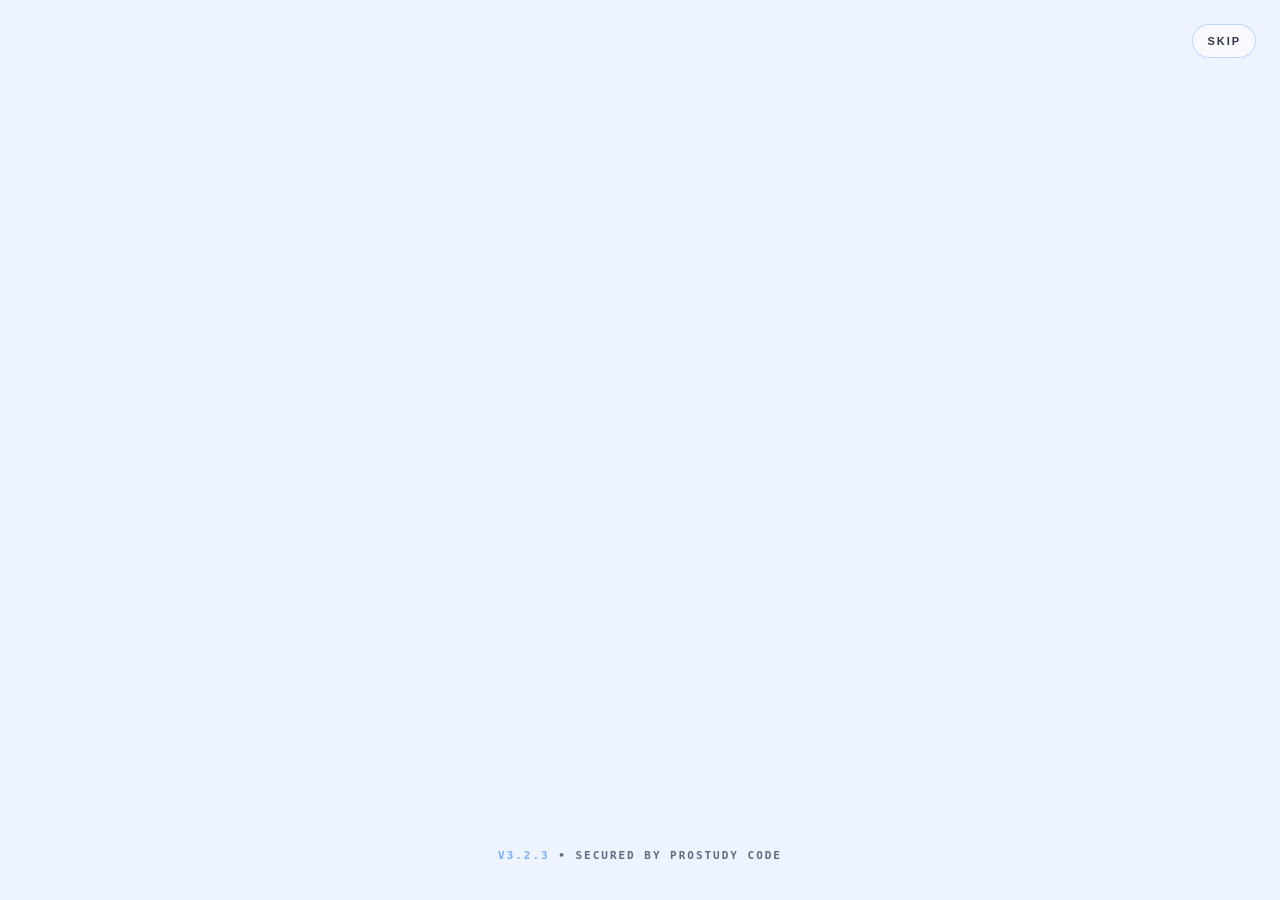
<file: index.html>
<!DOCTYPE html>
<html lang="en">
<head>
<meta charset="UTF-8">
<meta name="viewport" content="width=device-width, initial-scale=1.0, maximum-scale=1.0, user-scalable=no">
<meta name="description" content="ProStudy is an independently maintained school website for classmates, sharing announcements, assignments, notes, files, schedules, exam questions, answers, and revision quizzes.">
<meta name="keywords" content="ProStudy, student resources, school announcements, homework, revision quizzes">
<meta name="author" content="Mohammed Hassan Nuri">
<meta property="og:title" content="ProStudy - Student Resources">
<meta property="og:description" content="School announcements, assignments, notes, schedules, exam resources, and revision quizzes for ProStudy students.">
<meta property="og:image" content="https://hassan4082827.github.io/ProStudy/assets/main.png">
<meta property="og:url" content="https://hassan4082827.github.io/ProStudy/">
<meta property="og:type" content="website">
<meta name="twitter:card" content="summary_large_image">
<meta name="twitter:title" content="ProStudy - Student Resources">
<meta name="twitter:description" content="School announcements, assignments, notes, schedules, exam resources, and revision quizzes for ProStudy students.">
<meta name="twitter:image" content="https://hassan4082827.github.io/ProStudy/assets/main.png">
<title>ProStudy - Student Resources</title>
<link rel="icon" type="image/x-icon" href="assets/favicon.ico">
<link rel="apple-touch-icon" href="assets/apple-touch-icon.png">
<link rel="canonical" href="https://hassan4082827.github.io/ProStudy/">
<link href="https://fonts.googleapis.com/css2?family=Inter:wght@400;600;800&display=swap" rel="stylesheet">
<style>
  :root {
    --screen-bg: #000000;
    --screen-text: #ffffff;
    --screen-muted: #64748b;
    --brand-color: #ffffff;
    --neon-blue: #3b82f6;
    --glow-cyan: #60a5fa;
    --skip-bg: rgba(15, 23, 42, 0.5);
    --skip-text: #dbeafe;
  }

  body.light-mode {
    --screen-bg: #eef4ff;
    --screen-text: #0f172a;
    --screen-muted: #475569;
    --brand-color: #0f172a;
    --skip-bg: rgba(255, 255, 255, 0.7);
    --skip-text: #0f172a;
  }

  * { box-sizing: border-box; margin: 0; padding: 0; }

  body {
    background: var(--screen-bg);
    height: 100dvh;
    display: flex;
    flex-direction: column;
    align-items: center;
    justify-content: center;
    overflow: hidden;
    font-family: 'Inter', sans-serif;
    color: var(--screen-text);
    user-select: none;
    -webkit-tap-highlight-color: transparent;
  }

  .laser-beam {
    position: absolute;
    width: 0%;
    height: 2px;
    background: linear-gradient(90deg, transparent, var(--glow-cyan), #ffffff, var(--glow-cyan), transparent);
    box-shadow: 0 0 20px var(--neon-blue), 0 0 45px var(--glow-cyan);
    animation: fireLaser 1.1s cubic-bezier(0.16, 1, 0.3, 1) forwards;
    z-index: 10;
  }

  @keyframes fireLaser {
    0%   { width: 0%; opacity: 0; }
    40%  { width: 90%; opacity: 1; transform: scaleY(1); }
    80%  { width: 100%; opacity: 1; transform: scaleY(3.5); }
    100% { width: 0%; opacity: 0; transform: scaleY(0.2); }
  }

  .boot-stage {
    display: flex;
    flex-direction: column;
    align-items: center;
    justify-content: center;
    opacity: 0;
    transform: scale(0.85);
    animation: bootUnfold 5s cubic-bezier(0.16, 1, 0.3, 1) 0.9s forwards;
    z-index: 5;
  }

  @keyframes bootUnfold {
    0% {
      opacity: 0;
      transform: scale(0.88);
      filter: blur(12px) brightness(2.2);
    }
    18% {
      opacity: 1;
      transform: scale(1);
      filter: blur(0px) brightness(1);
    }
    82% {
      opacity: 1;
      transform: scale(1.02);
      filter: blur(0px) brightness(1);
    }
    100% {
      opacity: 0;
      transform: scale(2.2);
      filter: blur(16px);
    }
  }

  .vector-wrap {
    position: relative;
    width: clamp(280px, 80vw, 480px);
    display: flex;
    align-items: center;
    justify-content: center;
  }

  .vector-wrap svg {
    width: 100%;
    height: auto;
    display: block;
    color: var(--brand-color);
    filter: drop-shadow(0 0 25px rgba(59, 130, 246, 0.4));
  }

  .s-flare {
    position: absolute;
    left: 49%;
    top: 48%;
    transform: translate(-50%, -50%);
    width: 75px;
    height: 75px;
    background: radial-gradient(circle, rgba(96, 165, 250, 0.95) 0%, rgba(37, 99, 235, 0.45) 45%, transparent 70%);
    border-radius: 50%;
    mix-blend-mode: screen;
    animation: flarePulse 2.8s ease-in-out infinite 1.2s;
    pointer-events: none;
  }

  @keyframes flarePulse {
    0%, 100% {
      transform: translate(-50%, -50%) scale(0.7);
      opacity: 0.35;
    }
    50% {
      transform: translate(-50%, -50%) scale(1.45);
      opacity: 1;
      filter: drop-shadow(0 0 20px #60a5fa);
    }
  }

  .powered-tag {
    margin-top: 15px;
    font-size: clamp(0.65rem, 2vw, 0.8rem);
    font-weight: 800;
    color: var(--screen-muted);
    letter-spacing: 0.32em;
    text-transform: uppercase;
    opacity: 0;
    animation: fadeTag 1.8s cubic-bezier(0.16, 1, 0.3, 1) 1.5s forwards;
  }

  @keyframes fadeTag {
    from { opacity: 0; transform: translateY(8px); }
    to   { opacity: 1; transform: translateY(0); }
  }

  .boot-footer {
    position: absolute;
    bottom: 38px;
    text-align: center;
    color: var(--screen-muted);
    font-size: 11px;
    font-weight: 600;
    letter-spacing: 0.18em;
    font-family: ui-monospace, SFMono-Regular, Menlo, Consolas, monospace;
    text-transform: uppercase;
    opacity: 0;
    animation: fadeFooter 1.6s ease 2.0s forwards;
  }

  @keyframes fadeFooter {
    to { opacity: 0.85; }
  }

  .boot-footer span {
    color: var(--glow-cyan);
    font-weight: 700;
  }

  .skip-intro {
    position: absolute;
    top: 24px;
    right: 24px;
    border: 1px solid rgba(96, 165, 250, 0.45);
    background: var(--skip-bg);
    color: var(--skip-text);
    font-size: 11px;
    font-weight: 700;
    letter-spacing: 0.18em;
    text-transform: uppercase;
    padding: 10px 14px;
    border-radius: 999px;
    cursor: pointer;
    z-index: 20;
    opacity: 0;
    animation: fadeFooter 1.8s ease 2.2s forwards;
    transition: transform 0.2s ease, background 0.2s ease;
  }

  .skip-intro:hover {
    transform: translateY(-1px);
    background: rgba(30, 41, 59, 0.8);
  }
</style>
</head>
<body>
  <div class="laser-beam"></div>

  <div class="boot-stage">
    <div class="vector-wrap">
      <div class="s-flare"></div>

      <svg version="1.0" xmlns="http://www.w3.org/2000/svg"
           viewBox="100 400 824 250"
           preserveAspectRatio="xMidYMid meet">
        <g transform="translate(0.000000,1024.000000) scale(0.100000,-0.100000)"
           fill="currentColor" stroke="none">
          <path d="M4615 6043 c-106 -22 -191 -67 -261 -137 -70 -71 -101 -130 -117
          -221 -24 -143 38 -279 160 -351 57 -33 272 -114 303 -114 33 0 136 28 283 75
          115 37 119 38 152 22 53 -25 42 -12 -18 22 -30 17 -134 58 -233 92 -98 33
          -202 72 -231 85 -166 79 -138 247 48 286 114 23 225 -27 284 -130 l30 -51 153
          -1 c83 0 152 2 152 5 0 18 -43 128 -66 170 -111 200 -379 304 -639 248z"/>
          <path d="M1230 5326 l0 -716 155 0 155 0 0 239 0 238 178 6 c193 6 259 18 357
          67 151 75 235 215 235 389 -1 91 -12 145 -47 220 -33 71 -130 167 -205 203
          -114 56 -147 60 -500 65 l-328 5 0 -716z m618 429 c101 -30 159 -114 150 -215
          -13 -133 -135 -200 -365 -200 l-93 0 0 215 0 215 128 0 c87 0 145 -5 180 -15z"/>
          <path d="M7872 5785 c2 -140 1 -255 0 -255 -2 0 -22 15 -44 34 -78 67 -120 81
          -244 81 -107 0 -112 -1 -186 -38 -123 -61 -204 -165 -243 -312 -21 -79 -21
          -269 0 -350 39 -150 124 -262 242 -318 64 -30 75 -32 178 -32 132 0 176 16
          260 96 l55 52 0 -67 0 -66 140 0 140 0 0 715 0 715 -150 0 -151 0 3 -255z
          m-135 -380 c67 -20 125 -78 153 -153 18 -48 21 -73 18 -152 -5 -106 -22 -153
          -80 -210 -92 -92 -260 -94 -344 -3 -64 69 -95 191 -74 296 35 183 165 270 327
          222z"/>
          <path d="M5506 5828 c-3 -29 -6 -83 -6 -120 l0 -68 -60 0 -60 0 0 -115 0 -115
          60 0 60 0 1 -62 c0 -35 4 -180 8 -323 6 -245 8 -263 30 -308 45 -92 144 -130
          333 -125 l113 3 3 106 3 106 -83 6 c-73 5 -85 8 -105 32 -23 26 -23 30 -23
          296 l0 269 100 0 100 0 0 110 0 110 -100 0 -100 0 0 125 0 125 -134 0 -133 0
          -7 -52z"/>
          <path d="M2900 5634 c-30 -8 -76 -28 -102 -45 -48 -31 -108 -92 -108 -109 0
          -6 -3 -10 -7 -10 -5 0 -7 38 -5 85 l3 85 -140 0 -141 0 0 -515 0 -515 135 0
          135 0 0 263 c0 305 6 342 71 412 55 59 110 79 221 80 l88 0 0 143 0 142 -47
          -1 c-27 0 -73 -7 -103 -15z"/>
          <path d="M3463 5635 c-164 -36 -289 -145 -344 -301 -29 -82 -37 -273 -15 -367
          57 -242 239 -376 511 -377 258 0 442 132 501 361 22 83 22 244 1 326 -34 130
          -117 243 -223 303 -110 64 -288 86 -431 55z m264 -240 c93 -47 137 -135 138
          -280 0 -120 -22 -182 -90 -244 -69 -63 -177 -80 -265 -40 -58 26 -87 53 -115
          110 -86 167 -31 396 109 460 62 28 159 25 223 -6z"/>
          <path d="M6103 5278 c4 -287 8 -376 21 -426 30 -118 78 -187 160 -230 46 -25
          61 -27 161 -27 132 0 176 16 260 96 l55 52 0 -67 0 -66 135 0 135 0 0 515 0
          515 -134 0 -135 0 -3 -327 c-3 -308 -4 -331 -24 -373 -67 -146 -264 -159 -327
          -22 -21 45 -22 62 -25 385 l-3 337 -141 0 -140 0 5 -362z"/>
          <path d="M8223 5623 c2 -10 64 -173 137 -363 200 -522 234 -614 232 -630 -1
          -8 -37 -104 -80 -212 l-80 -198 143 0 143 0 10 28 c6 15 125 330 266 700 141
          371 256 678 256 683 0 6 -56 8 -137 7 l-136 -3 -116 -342 c-64 -189 -118 -343
          -121 -343 -3 0 -49 125 -104 278 -54 152 -110 307 -124 345 l-24 67 -135 0
          c-124 0 -135 -1 -130 -17z"/>
          <path d="M5136 5154 c-76 -24 -140 -45 -142 -47 -2 -2 1 -18 7 -36 26 -74 -12
          -163 -88 -208 -34 -20 -63 -27 -119 -31 -65 -4 -80 -2 -128 22 -66 33 -119 91
          -137 152 -7 24 -17 44 -21 44 -41 0 -258 -67 -269 -84 -10 -14 26 -111 60
          -160 66 -95 179 -169 311 -202 96 -24 280 -15 378 19 193 67 320 216 330 388
          4 72 -16 171 -36 182 -4 2 -69 -15 -146 -39z"/>
        </g>
      </svg>
    </div>
    <div class="powered-tag">Powered by ProStudy Engine</div>
  </div>

  <button id="skip-intro" class="skip-intro" type="button">Skip</button>

  <div class="boot-footer">
    <span>v3.2.3</span> • Secured by ProStudy Code
  </div>

  <script>
    const THEME_STORAGE_KEY = 'prostudy_theme';

    function resolveEffectiveTheme(theme) {
      if (theme === 'dark') return 'dark';
      if (theme === 'light') return 'light';
      return window.matchMedia && window.matchMedia('(prefers-color-scheme: dark)').matches ? 'dark' : 'light';
    }

    function applyBootTheme(theme) {
      const normalizedTheme = (theme === 'dark' || theme === 'light' || theme === 'system') ? theme : 'system';
      const effectiveTheme = resolveEffectiveTheme(normalizedTheme);
      document.body.classList.toggle('light-mode', effectiveTheme === 'light');
      localStorage.setItem(THEME_STORAGE_KEY, normalizedTheme);
    }

    function initializeBootTheme() {
      const savedTheme = localStorage.getItem(THEME_STORAGE_KEY) || 'system';
      applyBootTheme(savedTheme);

      const mediaQuery = window.matchMedia('(prefers-color-scheme: dark)');
      const updateIfSystem = () => {
        if ((localStorage.getItem(THEME_STORAGE_KEY) || 'system') === 'system') {
          applyBootTheme('system');
        }
      };

      if (typeof mediaQuery.addEventListener === 'function') {
        mediaQuery.addEventListener('change', updateIfSystem);
      } else if (typeof mediaQuery.addListener === 'function') {
        mediaQuery.addListener(updateIfSystem);
      }
    }

    initializeBootTheme();

    const introSeenKey = 'prostudy_intro_seen';
    const launchTarget = 'landing.html';
    const shouldSkipIntro = sessionStorage.getItem(introSeenKey) === 'true';

    if (shouldSkipIntro) {
      window.location.replace(launchTarget);
    } else {
      sessionStorage.setItem(introSeenKey, 'true');
      setTimeout(() => {
        window.location.replace(launchTarget);
      }, 5200);
    }

    const skipButton = document.getElementById('skip-intro');
    if (skipButton) {
      skipButton.addEventListener('click', () => {
        sessionStorage.setItem(introSeenKey, 'true');
        window.location.replace(launchTarget);
      });
    }
  </script>

</body>
</html>
</file>
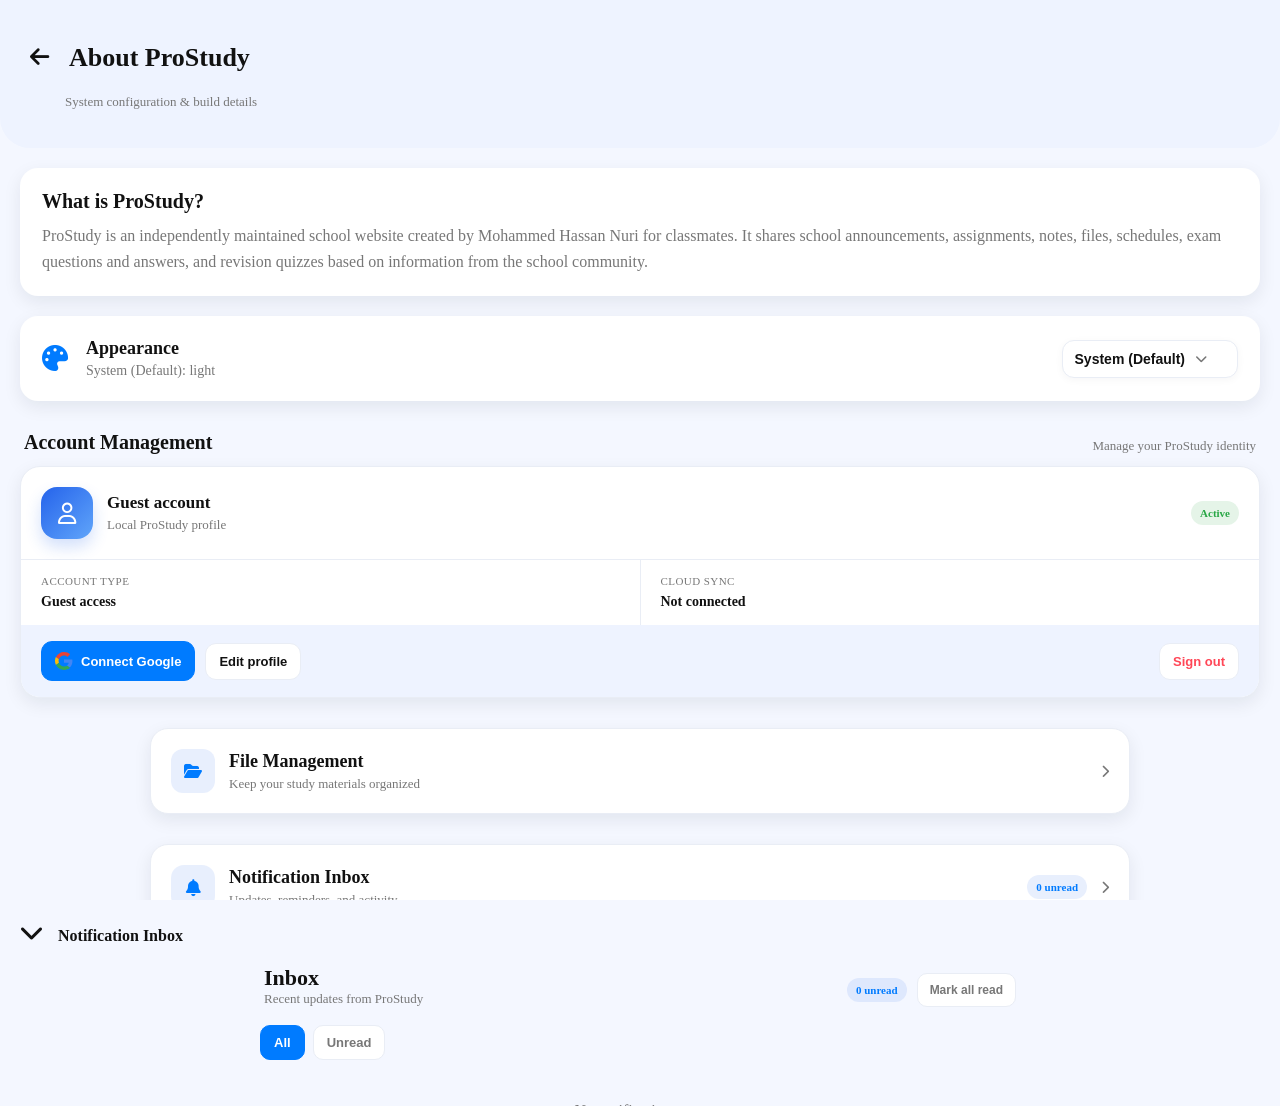
<file: about.html>
<!DOCTYPE html>
<html lang="en">
<head>
<meta charset="UTF-8">
<meta name="viewport" content="width=device-width,initial-scale=1.0">
<meta name="description" content="ProStudy is an independently maintained school website created by Mohammed Hassan Nuri for classmates. It shares school announcements, assignments, notes, files, schedules, exam questions and answers, and revision quizzes based on information from the school community.">
<meta name="author" content="Mohammed Hassan Nuri">
<meta property="og:title" content="About ProStudy">
<meta property="og:description" content="Learn about ProStudy, an independently maintained school website created by Mohammed Hassan Nuri for classmates.">
<meta property="og:image" content="https://hassan4082827.github.io/ProStudy/assets/main.png">
<meta property="og:url" content="https://hassan4082827.github.io/ProStudy/about.html">
<meta property="og:type" content="website">
<meta name="twitter:card" content="summary_large_image">
<meta name="twitter:title" content="About ProStudy">
<meta name="twitter:description" content="Learn about ProStudy, an independently maintained school website created by Mohammed Hassan Nuri for classmates.">
<meta name="twitter:image" content="https://hassan4082827.github.io/ProStudy/assets/main.png">
<link rel="canonical" href="https://hassan4082827.github.io/ProStudy/about.html">
<link rel="icon" type="image/x-icon" href="assets/favicon.ico">
<link rel="apple-touch-icon" href="assets/apple-touch-icon.png">
<title>About ProStudy | School Study Website</title>
<script type="application/ld+json">
{
    "@context": "https://schema.org",
    "@graph": [
        {
            "@type": "Person",
            "@id": "https://hassan4082827.github.io/ProStudy/about.html#creator",
            "name": "Mohammed Hassan Nuri"
        },
        {
            "@type": "WebSite",
            "@id": "https://hassan4082827.github.io/ProStudy/#website",
            "url": "https://hassan4082827.github.io/ProStudy/",
            "name": "ProStudy",
            "description": "An independently maintained school website for classmates, sharing school announcements, assignments, notes, files, schedules, exam questions and answers, and revision quizzes.",
            "creator": {
                "@id": "https://hassan4082827.github.io/ProStudy/about.html#creator"
            }
        },
        {
            "@type": "AboutPage",
            "@id": "https://hassan4082827.github.io/ProStudy/about.html#webpage",
            "url": "https://hassan4082827.github.io/ProStudy/about.html",
            "name": "About ProStudy",
            "description": "Information about ProStudy and its independent creator.",
            "isPartOf": {
                "@id": "https://hassan4082827.github.io/ProStudy/#website"
            },
            "about": {
                "@id": "https://hassan4082827.github.io/ProStudy/#website"
            },
            "creator": {
                "@id": "https://hassan4082827.github.io/ProStudy/about.html#creator"
            }
        }
    ]
}
</script>
<link rel="stylesheet" href="https://cdnjs.cloudflare.com/ajax/libs/font-awesome/6.4.0/css/all.min.css">
<style>
:root{--bg:#f4f7ff;--card:#fff;--accent:#007bff;--text:#111;--dim:#777;--success:#28a745;--warn:#ff4757;--header:#eef3ff;--border:#e9edf5;--shadow:rgba(15,23,42,.08);--toggle-bg:#dfe9ff;--toggle-thumb:#fff;--toggle-text:#111;}
body{margin:0;font-family:Segoe UI,Roboto;background:var(--bg);color:var(--text);transition:background .2s ease,color .2s ease;}
body.dark{--bg:#0b1220;--card:#111827;--accent:#60a5fa;--text:#e5eefb;--dim:#9aa8bf;--header:#0f172a;--border:#273246;--shadow:rgba(0,0,0,.35);--toggle-bg:#1e293b;--toggle-thumb:#60a5fa;--toggle-text:#e5eefb;}
.header{padding:35px 20px 25px;background:var(--header);border-radius:0 0 30px 30px;}
.header-top{display:flex;align-items:center;}
.back{font-size:22px;padding:10px;cursor:pointer;}
h1{margin:0 0 0 10px;font-size:26px;}
.subtitle{margin-left:45px;font-size:13px;color:var(--dim);}
.card{background:var(--card);margin:20px;padding:22px;border-radius:18px;display:flex;align-items:center;box-shadow:0 6px 18px var(--shadow);cursor:pointer;}
.card i{font-size:26px;color:var(--accent);margin-right:18px;}
.about-copy{background:var(--card);margin:20px;padding:22px;border-radius:18px;box-shadow:0 6px 18px var(--shadow);}
.about-copy h2{margin:0 0 10px;font-size:20px;}
.about-copy p{margin:0;color:var(--dim);line-height:1.6;}
.settings-card{display:flex;align-items:center;justify-content:space-between;gap:16px;cursor:default;}
.settings-copy{display:flex;align-items:center;flex:1;min-width:0;}
.settings-copy div{flex:1;}
.settings-copy h3{margin:0 0 4px;font-size:18px;}
.settings-copy p{margin:0;color:var(--dim);font-size:14px;}
.theme-picker{position:relative;min-width:170px;}
.theme-select-trigger{width:100%;display:flex;align-items:center;justify-content:space-between;gap:10px;padding:10px 12px;border:1px solid var(--border);border-radius:12px;background:var(--card);color:var(--text);font-size:14px;font-weight:600;cursor:pointer;box-shadow:0 2px 8px rgba(15,23,42,.04);}
.theme-select-trigger i{font-size:12px;color:var(--dim);transition:transform .2s ease;}
.theme-picker.open .theme-select-trigger i{transform:rotate(180deg);}
.theme-select-menu{position:absolute;top:calc(100% + 8px);right:0;left:0;list-style:none;margin:0;padding:6px;border:1px solid var(--border);border-radius:12px;background:var(--card);box-shadow:0 10px 24px rgba(15,23,42,.12);display:none;z-index:50;}
.theme-picker.open .theme-select-menu{display:block;}
.theme-option-item{display:block;width:100%;text-align:left;border:none;background:transparent;color:var(--text);padding:10px 12px;border-radius:10px;font-size:14px;cursor:pointer;}
.theme-option-item:hover,.theme-option-item.active{background:rgba(37,99,235,.08);}
.account-section{margin:20px;}
.account-section-heading{display:flex;align-items:end;justify-content:space-between;gap:16px;margin:30px 4px 12px;}
.account-section-heading h2{margin:0;font-size:20px;}
.account-section-heading p{margin:0;color:var(--dim);font-size:13px;}
.account-panel{background:var(--card);border:1px solid var(--border);border-radius:20px;box-shadow:0 6px 18px var(--shadow);overflow:hidden;}
.account-identity{display:flex;align-items:center;gap:14px;padding:20px;border-bottom:1px solid var(--border);}
.account-avatar{width:52px;height:52px;border-radius:16px;display:flex;align-items:center;justify-content:center;background:linear-gradient(135deg,#2563eb,#60a5fa);color:#fff;font-size:21px;font-weight:700;box-shadow:0 8px 16px rgba(37,99,235,.2);}
.account-identity h3{margin:0 0 4px;font-size:17px;}
.account-identity p{margin:0;color:var(--dim);font-size:13px;}
.account-status{margin-left:auto;padding:6px 9px;border-radius:999px;background:rgba(40,167,69,.12);color:var(--success);font-size:11px;font-weight:700;white-space:nowrap;}
.account-details{display:grid;grid-template-columns:repeat(2,minmax(0,1fr));gap:1px;background:var(--border);}
.account-detail{padding:15px 20px;background:var(--card);}
.account-detail span{display:block;margin-bottom:5px;color:var(--dim);font-size:11px;text-transform:uppercase;letter-spacing:.04em;}
.account-detail strong{font-size:14px;font-weight:600;}
.account-actions{display:flex;align-items:center;gap:10px;padding:16px 20px;background:var(--header);}
.account-action{border:1px solid var(--border);border-radius:11px;padding:10px 13px;background:var(--card);color:var(--text);font-size:13px;font-weight:600;cursor:pointer;}
.account-action.primary{display:inline-flex;align-items:center;gap:8px;border-color:var(--accent);background:var(--accent);color:#fff;}
.account-action.danger{margin-left:auto;color:var(--warn);}
.account-action:hover{filter:brightness(.98);}
@media (max-width:560px){
    .account-section-heading{align-items:flex-start;flex-direction:column;gap:4px;}
    .account-status{align-self:flex-start;margin-left:0;}
    .account-identity{align-items:flex-start;flex-wrap:wrap;}
    .account-details{grid-template-columns:1fr;}
    .account-actions{align-items:stretch;flex-direction:column;}
    .account-action.danger{margin-left:0;}
}
.file-section{max-width:980px;margin:30px auto;padding:0 20px;}
.file-trigger{display:flex;align-items:center;gap:14px;padding:20px;background:var(--card);border:1px solid var(--border);border-radius:18px;box-shadow:0 6px 18px var(--shadow);cursor:pointer;}
.file-trigger:hover{border-color:var(--accent);}
.file-trigger-copy{min-width:0;flex:1;}
.file-trigger-copy h2{margin:0 0 4px;font-size:18px;}
.file-trigger-copy p{margin:0;color:var(--dim);font-size:13px;}
.file-trigger > .file-icon{flex-basis:44px;width:44px;height:44px;}
.file-trigger > .fa-chevron-right{color:var(--dim);font-size:13px;}
.file-section-heading{display:flex;align-items:end;justify-content:space-between;gap:16px;margin:0 4px 12px;}
.file-section-heading h2{margin:0;font-size:20px;}
.file-section-heading p{margin:0;color:var(--dim);font-size:13px;}
.file-panel{background:var(--card);border:1px solid var(--border);border-radius:20px;box-shadow:0 6px 18px var(--shadow);overflow:hidden;}
.file-storage{padding:20px;border-bottom:1px solid var(--border);}
.file-storage-top{display:flex;align-items:center;justify-content:space-between;gap:16px;margin-bottom:12px;}
.file-storage-top strong{font-size:15px;}
.file-storage-top span{color:var(--dim);font-size:13px;}
.storage-track{height:8px;border-radius:999px;background:var(--toggle-bg);overflow:hidden;}
.storage-used-fill,.storage-free-fill{height:100%;position:relative;}
.storage-used-fill{width:0;background:var(--accent);}
.storage-prostudy-fill{position:absolute;top:0;bottom:0;left:0;width:0;background:#f59e0b;}
.storage-free-fill{width:0;background:var(--success);}
.storage-breakdown{display:flex;justify-content:space-between;gap:16px;margin-top:12px;color:var(--dim);font-size:12px;}
.storage-breakdown strong{color:var(--text);font-weight:600;}
.storage-unavailable{margin-top:10px;color:var(--dim);font-size:12px;}
.file-list{display:flex;flex-direction:column;}
.file-row{display:flex;align-items:center;gap:14px;padding:16px 20px;border-bottom:1px solid var(--border);}
.file-row:last-child{border-bottom:none;}
.file-icon{width:40px;height:40px;display:flex;align-items:center;justify-content:center;flex:0 0 40px;border-radius:12px;background:rgba(37,99,235,.1);color:var(--accent);font-size:16px;}
.file-icon.green{background:rgba(40,167,69,.12);color:var(--success);}
.file-icon.orange{background:rgba(255,165,0,.14);color:#c77700;}
.file-row-copy{min-width:0;flex:1;}
.file-row-copy strong{display:block;margin-bottom:4px;font-size:14px;}
.file-row-copy span{display:block;overflow:hidden;color:var(--dim);font-size:12px;text-overflow:ellipsis;white-space:nowrap;}
.file-row-meta{color:var(--dim);font-size:12px;text-align:right;white-space:nowrap;}
.file-row-action{border:1px solid var(--border);border-radius:9px;background:var(--card);color:var(--dim);width:32px;height:32px;flex:0 0 32px;cursor:pointer;}
.file-row-action:hover{color:var(--warn);border-color:var(--warn);}
.file-breadcrumb{margin:0 4px 12px;color:var(--dim);font-size:12px;}
.file-manager-message{padding:24px 20px;color:var(--dim);font-size:13px;text-align:center;}
.notification-section{max-width:980px;margin:30px auto;padding:0 20px;}
.notification-trigger{display:flex;align-items:center;gap:14px;padding:20px;background:var(--card);border:1px solid var(--border);border-radius:18px;box-shadow:0 6px 18px var(--shadow);cursor:pointer;}
.notification-trigger:hover{border-color:var(--accent);}
.notification-icon{width:44px;height:44px;display:flex;align-items:center;justify-content:center;flex:0 0 44px;border-radius:13px;background:rgba(37,99,235,.1);color:var(--accent);font-size:17px;}
.notification-trigger-copy{min-width:0;flex:1;}
.notification-trigger-copy h2{margin:0 0 4px;font-size:18px;}
.notification-trigger-copy p{margin:0;color:var(--dim);font-size:13px;}
.notification-count{padding:6px 9px;border-radius:999px;background:rgba(37,99,235,.1);color:var(--accent);font-size:11px;font-weight:700;white-space:nowrap;}
.notification-trigger > .fa-chevron-right{color:var(--dim);font-size:13px;}
#notification-view{position:fixed;top:100%;left:0;width:100%;height:100%;background:var(--bg);transition:.4s;overflow:auto;z-index:40;}
#notification-view.active{top:0;}
.notification-view-header{padding:20px;cursor:pointer;}
.notification-view-header i{font-size:24px;}
.notification-view-header b{margin-left:10px;}
.notification-view-content{max-width:760px;margin:0 auto;padding:0 20px 30px;}
.notification-heading{display:flex;align-items:end;justify-content:space-between;gap:16px;margin:0 4px 18px;}
.notification-heading h2{margin:0;font-size:22px;}
.notification-heading p{margin:0;color:var(--dim);font-size:13px;}
.notification-heading-actions{display:flex;align-items:center;gap:10px;}
.notification-mark-read{border:1px solid var(--border);border-radius:10px;padding:9px 12px;background:var(--card);color:var(--dim);font-size:12px;font-weight:600;cursor:pointer;}
.notification-mark-read:hover{border-color:var(--accent);color:var(--accent);}
.notification-filters{display:flex;gap:8px;margin-bottom:14px;}
.notification-filter{border:1px solid var(--border);border-radius:10px;padding:9px 13px;background:var(--card);color:var(--dim);font-size:13px;font-weight:600;cursor:pointer;}
.notification-filter.active{border-color:var(--accent);background:var(--accent);color:#fff;}
.notification-list{display:flex;flex-direction:column;gap:10px;}
.notification-item{display:flex;align-items:flex-start;gap:13px;padding:16px;background:var(--card);border:1px solid var(--border);border-radius:16px;box-shadow:0 4px 14px var(--shadow);cursor:pointer;}
.notification-item.unread{border-left:3px solid var(--accent);}
.notification-item-icon{width:38px;height:38px;display:flex;align-items:center;justify-content:center;flex:0 0 38px;border-radius:11px;background:rgba(37,99,235,.1);color:var(--accent);}
.notification-item-icon.green{background:rgba(40,167,69,.12);color:var(--success);}
.notification-item-icon.orange{background:rgba(255,165,0,.14);color:#c77700;}
.notification-item-copy{min-width:0;flex:1;}
.notification-item-copy strong{display:block;margin-bottom:4px;font-size:14px;}
.notification-item-copy p{margin:0;color:var(--dim);font-size:13px;line-height:1.45;}
.notification-item-meta{display:flex;align-items:center;gap:7px;margin-top:8px;color:var(--dim);font-size:11px;}
.notification-dot{width:6px;height:6px;border-radius:50%;background:var(--accent);}
.notification-item:not(.unread) .notification-dot{background:var(--border);}
.notification-empty{padding:28px 20px;color:var(--dim);text-align:center;}
#file-management-view{position:fixed;top:100%;left:0;width:100%;height:100%;background:var(--bg);transition:.4s;overflow:auto;z-index:40;}
#file-management-view.active{top:0;}
.file-view-header{padding:20px;cursor:pointer;}
.file-view-header i{font-size:24px;}
.file-view-header b{margin-left:10px;}
.file-view-content{max-width:980px;margin:0 auto;padding:0 20px 30px;}
@media (max-width:560px){
    .file-section{margin-top:26px;padding:0 20px;}
    .file-section-heading{align-items:flex-start;flex-direction:column;gap:4px;}
    .file-row{align-items:flex-start;}
    .file-row-meta{padding-top:4px;}
    .notification-section{margin-top:26px;padding:0 20px;}
    .notification-heading{align-items:flex-start;flex-direction:column;gap:4px;}
    .notification-item{padding:14px;}
}
#versions{position:fixed;top:100%;left:0;width:100%;height:100%;background:var(--bg);transition:.4s;overflow:auto;}
#versions.active{top:0;}
.hero{text-align:center;margin:15px 0 25px;}
.hero i{font-size:70px;color:#c9d3e5;animation:spin 15s linear infinite;}
@keyframes spin{100%{transform:rotate(360deg)}}
#status{font-weight:700;margin-top:10px;}
.box{background:var(--card);margin:20px;padding:10px 20px;border-radius:18px;}
.row{display:flex;justify-content:space-between;padding:16px 0;border-bottom:1px solid var(--border);}
.row:last-child{border:none;}
.row span{color:var(--dim);}
.row b{font-family:monospace;}
.red{color:var(--warn);}
.green{color:var(--success);}
.google-btn{
    background:#fff;
    border:1px solid #dadce0;
    border-radius:16px;
    margin:20px;
    padding:14px 18px;
    display:flex;
    align-items:center;
    cursor:pointer;
    transition:.18s ease;
    box-shadow:0 2px 8px rgba(0,0,0,.05);
}

.google-btn:hover{
    background:#f8f9fa;
    box-shadow:0 4px 12px rgba(0,0,0,.08);
}

.google-btn:active{
    transform:scale(.98);
}

.google-logo{
    width:42px;
    height:42px;
    border-radius:50%;
    background:#fff;
    display:flex;
    align-items:center;
    justify-content:center;
    margin-right:14px;
    flex-shrink:0;
}

.google-logo svg{
    width:20px;
    height:20px;
}

.google-text{
    display:flex;
    flex-direction:column;
}

.google-title{
    font-size:15px;
    font-weight:600;
    color:#202124;
}

.google-subtitle{
    font-size:12px;
    color:#5f6368;
    margin-top:2px;
}
</style>
</head>
<body>

<div class="header">
<div class="header-top">
<div class="back" onclick="location.href='dashboard.html'">
<i class="fa-solid fa-arrow-left"></i>
</div>
<h1>About ProStudy</h1>
</div>
<p class="subtitle">System configuration & build details</p>
</div>

<section class="about-copy" aria-labelledby="about-description">
<h2 id="about-description">What is ProStudy?</h2>
<p>ProStudy is an independently maintained school website created by Mohammed Hassan Nuri for classmates. It shares school announcements, assignments, notes, files, schedules, exam questions and answers, and revision quizzes based on information from the school community.</p>
</section>

<div class="card settings-card" aria-label="Theme settings">
    <div class="settings-copy">
        <i class="fa-solid fa-palette"></i>
        <div>
            <h3>Appearance</h3>
            <p id="theme-status">System theme: light</p>
        </div>
    </div>
    <div class="theme-picker" aria-label="Theme selection options">
        <button type="button" class="theme-select-trigger" id="theme-select-trigger" aria-haspopup="listbox" aria-expanded="false">
            <span id="theme-select-label">System (Default)</span>
            <i class="fa-solid fa-chevron-down"></i>
        </button>
        <ul class="theme-select-menu" id="theme-select-menu" role="listbox" aria-label="Theme mode">
            <li><button type="button" class="theme-option-item active" data-theme="system">System (Default)</button></li>
            <li><button type="button" class="theme-option-item" data-theme="light">Light</button></li>
            <li><button type="button" class="theme-option-item" data-theme="dark">Dark</button></li>
        </ul>
    </div>
</div>

<section class="account-section" aria-labelledby="account-management-title">
    <div class="account-section-heading">
        <h2 id="account-management-title">Account Management</h2>
        <p>Manage your ProStudy identity</p>
    </div>
    <div class="account-panel">
        <div class="account-identity">
            <div class="account-avatar" id="account-avatar" aria-hidden="true"><i class="fa-regular fa-user"></i></div>
            <div>
                <h3 id="account-name">Guest account</h3>
                <p id="account-profile-caption">Local ProStudy profile</p>
            </div>
            <span class="account-status" id="account-status">Active</span>
        </div>
        <div class="account-details">
            <div class="account-detail">
                <span>Account type</span>
                <strong id="account-type">Guest access</strong>
            </div>
            <div class="account-detail">
                <span>Cloud sync</span>
                <strong id="account-sync">Not connected</strong>
            </div>
        </div>
        <div class="account-actions">
            <button type="button" class="account-action primary" id="connect-google-button" onclick="triggerGoogleUpgrade()">
                <svg width="18" height="18" viewBox="0 0 48 48" aria-hidden="true">
                    <path fill="#EA4335" d="M24 9.5c3.54 0 6.73 1.22 9.24 3.6l6.9-6.9C35.9 2.3 30.4 0 24 0 14.64 0 6.56 5.38 2.6 13.22l8.04 6.24C12.6 13.3 17.8 9.5 24 9.5z"/>
                    <path fill="#4285F4" d="M46.5 24.5c0-1.64-.14-3.2-.4-4.7H24v9h12.7c-.54 2.9-2.18 5.36-4.64 7l7.2 5.6C43.9 37.2 46.5 31.4 46.5 24.5z"/>
                    <path fill="#FBBC05" d="M10.64 28.54A14.5 14.5 0 0 1 9.5 24c0-1.58.28-3.1.78-4.54l-8.04-6.24A24 24 0 0 0 0 24c0 3.86.92 7.5 2.56 10.78l8.08-6.24z"/>
                    <path fill="#34A853" d="M24 48c6.48 0 11.92-2.14 15.9-5.82l-7.2-5.6c-2 1.34-4.56 2.12-8.7 2.12-6.2 0-11.4-3.8-13.36-9.96l-8.08 6.24C6.52 42.62 14.64 48 24 48z"/>
                </svg>
                <span>Connect Google</span>
            </button>
            <button type="button" class="account-action" onclick="alert('Profile editing will be available soon.')">Edit profile</button>
            <button type="button" class="account-action danger" onclick="handleSignOut()">Sign out</button>
        </div>
    </div>
</section>

<section class="file-section" aria-labelledby="file-management-title">
    <div class="file-trigger" onclick="toggleFiles(true)">
        <div class="file-icon"><i class="fa-solid fa-folder-open"></i></div>
        <div class="file-trigger-copy">
            <h2 id="file-management-title">File Management</h2>
            <p>Keep your study materials organized</p>
        </div>
        <i class="fa-solid fa-chevron-right" aria-hidden="true"></i>
    </div>
</section>

<div id="file-management-view">
    <div class="file-view-header" onclick="toggleFiles(false)">
        <i class="fa-solid fa-chevron-down"></i>
        <b>File Management</b>
    </div>
    <div class="file-view-content">
        <div class="file-section-heading">
            <h2>Study files</h2>
            <p>Stored and managed on this device</p>
        </div>
        <div class="file-breadcrumb" id="file-breadcrumb">ProStudyData</div>
        <div class="file-panel">
        <div class="file-storage">
            <div class="file-storage-top">
                <strong>Device storage</strong>
                <span id="storage-free-label">Unavailable in Web Mode</span>
            </div>
            <div class="storage-track" id="storage-track" role="img" aria-label="Storage metrics unavailable in Web Mode">
                <div class="storage-used-fill" id="storage-used-fill">
                    <div class="storage-prostudy-fill" id="storage-prostudy-fill"></div>
                </div>
                <div class="storage-free-fill" id="storage-free-fill"></div>
            </div>
            <div class="storage-breakdown">
                <span>ProStudy used <strong id="prostudy-storage-used">Unavailable</strong></span>
                <strong id="prostudy-storage-total">Total unavailable</strong>
            </div>
            <div class="storage-unavailable" id="storage-unavailable">Storage metrics are available in the Android app.</div>
        </div>
        <div class="file-list" id="file-list">
            <div class="file-manager-message">File listing is available in the Android app.</div>
        </div>
    </div>
</div>
</div>

<section class="notification-section" aria-labelledby="notification-inbox-title">
    <div class="notification-trigger" onclick="toggleNotifications(true)">
        <div class="notification-icon"><i class="fa-solid fa-bell"></i></div>
        <div class="notification-trigger-copy">
            <h2 id="notification-inbox-title">Notification Inbox</h2>
            <p>Updates, reminders, and activity</p>
        </div>
            <span class="notification-count" id="notification-trigger-count">0 unread</span>
        <i class="fa-solid fa-chevron-right" aria-hidden="true"></i>
    </div>
</section>

<div id="notification-view">
    <div class="notification-view-header" onclick="toggleNotifications(false)">
        <i class="fa-solid fa-chevron-down"></i>
        <b>Notification Inbox</b>
    </div>
    <div class="notification-view-content">
        <div class="notification-heading">
            <div>
                <h2>Inbox</h2>
                <p>Recent updates from ProStudy</p>
            </div>
            <div class="notification-heading-actions">
                <span class="notification-count" id="notification-view-count">0 unread</span>
                <button type="button" class="notification-mark-read" id="notification-mark-read">Mark all read</button>
            </div>
        </div>
        <div class="notification-filters" role="tablist" aria-label="Notification filters">
            <button type="button" class="notification-filter active" data-filter="all">All</button>
            <button type="button" class="notification-filter" data-filter="unread">Unread</button>
        </div>
        <div class="notification-list" id="notification-list">
            <div class="notification-empty">No notifications yet.</div>
        </div>
    </div>
</div>

<div class="card" onclick="toggle(true)">
<i class="fa-solid fa-code-branch"></i>
<div>
<h3>Versions</h3>
<p style="margin:4px 0;color:var(--dim)">Build & update information</p>
</div>
</div>
<div class="google-btn" id="googleBindCard"
onclick="triggerGoogleUpgrade()" style="display: none;">

<div class="google-logo">
<svg width="18" height="18" viewBox="0 0 48 48">
  <path fill="#EA4335" d="M24 9.5c3.54 0 6.73 1.22 9.24 3.6l6.9-6.9C35.9 2.3 30.4 0 24 0 14.64 0 6.56 5.38 2.6 13.22l8.04 6.24C12.6 13.3 17.8 9.5 24 9.5z"/>
  <path fill="#4285F4" d="M46.5 24.5c0-1.64-.14-3.2-.4-4.7H24v9h12.7c-.54 2.9-2.18 5.36-4.64 7l7.2 5.6C43.9 37.2 46.5 31.4 46.5 24.5z"/>
  <path fill="#FBBC05" d="M10.64 28.54A14.5 14.5 0 0 1 9.5 24c0-1.58.28-3.1.78-4.54l-8.04-6.24A24 24 0 0 0 0 24c0 3.86.92 7.5 2.56 10.78l8.08-6.24z"/>
  <path fill="#34A853" d="M24 48c6.48 0 11.92-2.14 15.9-5.82l-7.2-5.6c-2 1.34-4.56 2.12-8.7 2.12-6.2 0-11.4-3.8-13.36-9.96l-8.08 6.24C6.52 42.62 14.64 48 24 48z"/>
</svg>
</div>

<div class="google-text">
<div class="google-title">Continue with Google</div>
<div class="google-subtitle">Secure your ProStudy account</div>
</div>

</div>

<div id="versions">

<div style="padding:20px" onclick="toggle(false)">
<i class="fa-solid fa-chevron-down" style="font-size:24px"></i>
<b style="margin-left:10px">Versions</b>
</div>

<div class="hero">
<i class="fa-solid fa-gear"></i>
<h2>About ProStudy</h2>
<p id="status">Checking system status...</p>
</div>

<div class="box">

<div class="row">
<span>App Version</span>
<b id="appVersion">Loading...</b>
</div>

<div class="row">
<span>Latest App Version</span>
<b class="red">3.2.3</b>
</div>

<div class="row">
<span>Combined Version</span>
<b id="combinedVersion">3.2.3</b>
</div>

<div class="row">
<span>Content Version</span>
<b id="contentVersion">2.3.3</b>
</div>

</div>
</div>

<script>
const THEME_STORAGE_KEY = 'prostudy_theme';

function resolveEffectiveTheme(theme) {
    if (theme === 'dark') return 'dark';
    if (theme === 'light') return 'light';

    return window.matchMedia && window.matchMedia('(prefers-color-scheme: dark)').matches ? 'dark' : 'light';
}

function updateThemePicker(theme) {
    const normalizedTheme = (theme === 'dark' || theme === 'light' || theme === 'system') ? theme : 'system';
    const trigger = document.getElementById('theme-select-trigger');
    const label = document.getElementById('theme-select-label');
    const items = document.querySelectorAll('.theme-option-item');

    if (label) {
        label.textContent = normalizedTheme === 'system'
            ? 'System (Default)'
            : normalizedTheme === 'dark'
                ? 'Dark'
                : 'Light';
    }

    items.forEach((item) => {
        const active = item.dataset.theme === normalizedTheme;
        item.classList.toggle('active', active);
    });

    if (trigger) {
        trigger.setAttribute('aria-expanded', 'false');
        trigger.closest('.theme-picker')?.classList.remove('open');
    }
}

function applyTheme(theme) {
    const normalizedTheme = (theme === 'dark' || theme === 'light' || theme === 'system') ? theme : 'system';
    const effectiveTheme = resolveEffectiveTheme(normalizedTheme);
    const isDark = effectiveTheme === 'dark';

    document.body.classList.toggle('dark', isDark);
    document.body.classList.toggle('dark-mode', isDark);
    localStorage.setItem(THEME_STORAGE_KEY, normalizedTheme);

    const status = document.getElementById('theme-status');
    if (status) {
        status.textContent = normalizedTheme === 'system'
            ? (isDark ? 'System (Default): dark' : 'System (Default): light')
            : normalizedTheme === 'dark'
                ? 'Dark mode enabled'
                : 'Light mode enabled';
    }

    updateThemePicker(normalizedTheme);
}

function initializeTheme() {
    const savedTheme = localStorage.getItem(THEME_STORAGE_KEY);
    const theme = savedTheme || 'system';
    applyTheme(theme);

    const mediaQuery = window.matchMedia('(prefers-color-scheme: dark)');
    const updateFromSystem = () => {
        if ((localStorage.getItem(THEME_STORAGE_KEY) || 'system') === 'system') {
            applyTheme('system');
        }
    };

    if (typeof mediaQuery.addEventListener === 'function') {
        mediaQuery.addEventListener('change', updateFromSystem);
    } else if (typeof mediaQuery.addListener === 'function') {
        mediaQuery.addListener(updateFromSystem);
    }
}

function toggle(show) {
    document.getElementById("versions")
        .classList.toggle("active", show);
}

function toggleFiles(show) {
    document.getElementById('file-management-view')
        .classList.toggle('active', show);

    if (show) {
        currentFolderPath = '';
        updateFileBreadcrumb();
        waitForFileBridge();
    } else if (fileBridgeRetryTimer) {
        clearTimeout(fileBridgeRetryTimer);
        fileBridgeRetryTimer = null;
    }
}

function toggleNotifications(show) {
    document.getElementById('notification-view')
        .classList.toggle('active', show);
}

const NOTIFICATION_STORAGE_KEY = 'prostudy_notifications';
let activeNotificationFilter = 'all';

function getStoredNotifications() {
    try {
        const stored = JSON.parse(localStorage.getItem(NOTIFICATION_STORAGE_KEY) || '[]');
        return Array.isArray(stored) ? stored : [];
    } catch (error) {
        return [];
    }
}

function saveStoredNotifications(notifications) {
    localStorage.setItem(NOTIFICATION_STORAGE_KEY, JSON.stringify(notifications.slice(0, 100)));
}

function formatNotificationTime(timestamp) {
    const date = new Date(Number(timestamp));
    if (Number.isNaN(date.getTime())) return 'Unknown time';
    return date.toLocaleString([], { dateStyle: 'medium', timeStyle: 'short' });
}

function getNotificationIcon(type) {
    if (type === 'success') return ['green', 'fa-circle-check'];
    if (type === 'announcement') return ['orange', 'fa-bullhorn'];
    if (type === 'download') return ['', 'fa-cloud-arrow-down'];
    return ['', 'fa-bell'];
}

function updateNotificationCounts(notifications) {
    const unreadCount = notifications.filter((notification) => !notification.read).length;
    const label = `${unreadCount} unread`;
    document.getElementById('notification-trigger-count').textContent = label;
    document.getElementById('notification-view-count').textContent = label;
}

function renderNotifications() {
    const notifications = getStoredNotifications();
    const list = document.getElementById('notification-list');
    const visibleNotifications = activeNotificationFilter === 'unread'
        ? notifications.filter((notification) => !notification.read)
        : notifications;

    document.querySelectorAll('.notification-filter').forEach((button) => {
        button.classList.toggle('active', button.dataset.filter === activeNotificationFilter);
    });
    updateNotificationCounts(notifications);
    list.innerHTML = '';

    if (!visibleNotifications.length) {
        const emptyState = document.createElement('div');
        emptyState.className = 'notification-empty';
        emptyState.textContent = activeNotificationFilter === 'unread'
            ? 'You are all caught up.'
            : 'No notifications yet.';
        list.appendChild(emptyState);
        return;
    }

    visibleNotifications.forEach((notification) => {
        const item = document.createElement('article');
        item.className = `notification-item${notification.read ? '' : ' unread'}`;
        const icon = getNotificationIcon(notification.type);

        const iconElement = document.createElement('div');
        iconElement.className = `notification-item-icon${icon[0] ? ` ${icon[0]}` : ''}`;
        iconElement.innerHTML = `<i class="fa-solid ${icon[1]}"></i>`;

        const copy = document.createElement('div');
        copy.className = 'notification-item-copy';
        const title = document.createElement('strong');
        title.textContent = notification.title;
        const body = document.createElement('p');
        body.textContent = notification.body;
        const meta = document.createElement('div');
        meta.className = 'notification-item-meta';
        meta.innerHTML = '<span class="notification-dot"></span>';
        meta.append(document.createTextNode(formatNotificationTime(notification.timestamp)));
        copy.append(title, body, meta);
        item.append(iconElement, copy);

        item.addEventListener('click', () => {
            if (notification.read) return;
            const updated = getStoredNotifications().map((entry) =>
                entry.id === notification.id ? { ...entry, read: true } : entry
            );
            saveStoredNotifications(updated);
            renderNotifications();
        });
        list.appendChild(item);
    });
}

function filterNotifications(filter) {
    activeNotificationFilter = filter === 'unread' ? 'unread' : 'all';
    renderNotifications();
}

function receiveProStudyNotification(notification) {
    if (!notification || !notification.title) return;

    const entry = {
        id: String(notification.id || `${Date.now()}-${Math.random()}`),
        title: String(notification.title),
        body: String(notification.body || ''),
        type: String(notification.type || 'info'),
        timestamp: Number(notification.timestamp) || Date.now(),
        read: false
    };
    const notifications = getStoredNotifications().filter((item) => item.id !== entry.id);
    notifications.unshift(entry);
    saveStoredNotifications(notifications);
    renderNotifications();
}

window.receiveProStudyNotification = receiveProStudyNotification;
window.onProStudyNotification = receiveProStudyNotification;

document.querySelectorAll('.notification-filter').forEach((button) => {
    button.addEventListener('click', () => filterNotifications(button.dataset.filter));
});

document.getElementById('notification-mark-read').addEventListener('click', () => {
    saveStoredNotifications(getStoredNotifications().map((notification) => ({ ...notification, read: true })));
    renderNotifications();
});

renderNotifications();

let currentFolderPath = '';
let fileBridgeRetryTimer = null;

function waitForFileBridge(attempt = 0) {
    if (!document.getElementById('file-management-view').classList.contains('active')) return;

    if (fileBridgeAvailable('listFiles') || attempt >= 15) {
        fileBridgeRetryTimer = null;
        updateStorageInfo();
        loadFolder(currentFolderPath);
        return;
    }

    renderFileManagerMessage('Connecting to Android storage...');
    fileBridgeRetryTimer = setTimeout(() => waitForFileBridge(attempt + 1), 100);
}

function fileBridgeAvailable(method) {
    return typeof ProStudyApp !== 'undefined' && typeof ProStudyApp[method] === 'function';
}

function renderFileManagerMessage(message) {
    const list = document.getElementById('file-list');
    list.innerHTML = '';

    const messageRow = document.createElement('div');
    messageRow.className = 'file-manager-message';
    messageRow.textContent = message;
    list.appendChild(messageRow);
}

function updateFileBreadcrumb() {
    const breadcrumb = document.getElementById('file-breadcrumb');
    breadcrumb.textContent = currentFolderPath
        ? `ProStudyData / ${currentFolderPath.split('/').join(' / ')}`
        : 'ProStudyData';
}

function formatFileDate(timestamp) {
    if (!timestamp) return 'Unknown date';
    return new Date(Number(timestamp)).toLocaleDateString();
}

function renderFileList(items) {
    const list = document.getElementById('file-list');
    list.innerHTML = '';
    updateFileBreadcrumb();

    if (currentFolderPath) {
        const backRow = document.createElement('div');
        backRow.className = 'file-row';
        backRow.tabIndex = 0;
        backRow.innerHTML = '<div class="file-icon"><i class="fa-solid fa-arrow-up"></i></div>';
        const backCopy = document.createElement('div');
        backCopy.className = 'file-row-copy';
        backCopy.innerHTML = '<strong>Parent folder</strong><span>Go up one level</span>';
        backRow.appendChild(backCopy);
        backRow.addEventListener('click', () => {
            const parts = currentFolderPath.split('/').filter(Boolean);
            parts.pop();
            loadFolder(parts.join('/'));
        });
        list.appendChild(backRow);
    }

    if (!items.length) {
        renderFileManagerMessage('This folder is empty.');
        return;
    }

    items.sort((left, right) => Number(right.isDirectory) - Number(left.isDirectory) || left.name.localeCompare(right.name));

    items.forEach((item) => {
        const row = document.createElement('div');
        row.className = 'file-row';
        row.tabIndex = 0;

        const icon = document.createElement('div');
        icon.className = 'file-icon';
        icon.innerHTML = item.isDirectory
            ? '<i class="fa-solid fa-folder"></i>'
            : '<i class="fa-solid fa-file"></i>';

        const copy = document.createElement('div');
        copy.className = 'file-row-copy';
        const name = document.createElement('strong');
        name.textContent = item.name;
        const details = document.createElement('span');
        details.textContent = item.isDirectory
            ? 'Folder'
            : `${formatStorage(item.size)} · ${formatFileDate(item.lastModified)}`;
        copy.append(name, details);

        row.append(icon, copy);

        if (!item.isDirectory && fileBridgeAvailable('deleteItem')) {
            const deleteButton = document.createElement('button');
            deleteButton.type = 'button';
            deleteButton.className = 'file-row-action';
            deleteButton.title = 'Delete file';
            deleteButton.setAttribute('aria-label', `Delete ${item.name}`);
            deleteButton.innerHTML = '<i class="fa-solid fa-trash"></i>';
            deleteButton.addEventListener('click', (event) => {
                event.stopPropagation();
                if (!confirm(`Delete ${item.name}?`)) return;
                const nextPath = currentFolderPath ? `${currentFolderPath}/${item.name}` : item.name;
                if (ProStudyApp.deleteItem(nextPath)) loadFolder(currentFolderPath);
            });
            row.appendChild(deleteButton);
        }

        row.addEventListener('click', () => {
            const nextPath = currentFolderPath ? `${currentFolderPath}/${item.name}` : item.name;
            if (item.isDirectory) {
                loadFolder(nextPath);
            } else if (fileBridgeAvailable('openFile')) {
                ProStudyApp.openFile(nextPath);
            }
        });
        list.appendChild(row);
    });
}

function loadFolder(relativePath = '') {
    currentFolderPath = relativePath;
    updateFileBreadcrumb();

    if (!fileBridgeAvailable('listFiles')) {
        renderFileManagerMessage('File listing is available in the Android app.');
        return;
    }

    try {
        const items = JSON.parse(ProStudyApp.listFiles(relativePath));
        renderFileList(Array.isArray(items) ? items : []);
    } catch (error) {
        renderFileManagerMessage('Unable to read this folder.');
        console.warn('File listing unavailable', error);
    }
}

function formatStorage(bytes) {
    const units = ['B', 'KB', 'MB', 'GB', 'TB'];
    let value = Math.max(0, Number(bytes) || 0);
    let unitIndex = 0;

    while (value >= 1024 && unitIndex < units.length - 1) {
        value /= 1024;
        unitIndex++;
    }

    const rounded = value >= 10 || unitIndex === 0 ? Math.round(value) : Math.round(value * 10) / 10;
    return `${rounded} ${units[unitIndex]}`;
}

function updateStorageInfo() {
    if (typeof ProStudyApp === 'undefined' || !ProStudyApp.getStorageInfo) return;

    try {
        const info = JSON.parse(ProStudyApp.getStorageInfo());
        const totalBytes = Number(info.totalBytes);
        const freeBytes = Number(info.freeBytes);
        const appBytes = Number(info.appBytes);
        const downloadsBytes = Number(info.downloadsBytes);
        const downloadCount = Number(info.downloadCount);
        const quizzesBytes = Number(info.quizzesBytes);
        const quizCount = Number(info.quizCount);
        const cacheBytes = Number(info.cacheBytes);

        if (!Number.isFinite(totalBytes) || !Number.isFinite(freeBytes) || !Number.isFinite(appBytes)
            || !Number.isFinite(downloadsBytes) || !Number.isFinite(downloadCount)
            || !Number.isFinite(quizzesBytes) || !Number.isFinite(quizCount) || !Number.isFinite(cacheBytes)) return;

        const freePercent = Math.max(0, Math.min(100, (freeBytes / totalBytes) * 100));
        const usedPercent = Math.max(0, 100 - freePercent);
        const appPercentOfUsed = usedPercent > 0
            ? Math.max(0, Math.min(100, ((appBytes / totalBytes) * 100 / usedPercent) * 100))
            : 0;
        const storageUsedFill = document.getElementById('storage-used-fill');
        const storageProStudyFill = document.getElementById('storage-prostudy-fill');
        const storageFreeFill = document.getElementById('storage-free-fill');
        const storageTrack = document.getElementById('storage-track');

        document.getElementById('storage-free-label').textContent =
            `${formatStorage(freeBytes)} free of ${formatStorage(totalBytes)}`;
        document.getElementById('prostudy-storage-used').textContent = formatStorage(appBytes);
        document.getElementById('prostudy-storage-total').textContent = `${formatStorage(totalBytes)} total`;
        storageUsedFill.style.width = `${usedPercent}%`;
        storageProStudyFill.style.width = `${appPercentOfUsed}%`;
        storageFreeFill.style.width = `${freePercent}%`;
        storageTrack.setAttribute('aria-label', `${formatStorage(appBytes)} used by ProStudy, ${formatStorage(freeBytes)} free of ${formatStorage(totalBytes)}`);
        document.getElementById('storage-unavailable').hidden = true;
    } catch (error) {
        console.warn('Storage information unavailable', error);
    }
}

function triggerGoogleUpgrade() {
    if (typeof ProStudyApp !== 'undefined') {
        ProStudyApp.startGoogleSignIn();
    }
}

function handleSignOut() {
    if (!confirm('Are you sure you want to sign out?')) return;

    localStorage.removeItem('prostudy_user');
    localStorage.removeItem('prostudy_auth_type');
    localStorage.removeItem('prostudy_synced');

    if (typeof ProStudyApp !== 'undefined' && typeof ProStudyApp.signOut === 'function') {
        ProStudyApp.signOut();
    }

    renderAccountCard();
    alert('Signed out successfully.');
    location.reload();
}

function renderAccountCard() {
    const authType = localStorage.getItem('prostudy_auth_type') === 'google' ? 'google' : 'guest';
    const userName = localStorage.getItem('prostudy_user') || (authType === 'google' ? 'Google account' : 'Guest account');
    const isGoogle = authType === 'google';
    const avatar = document.getElementById('account-avatar');
    const connectButton = document.getElementById('connect-google-button');

    document.getElementById('account-name').textContent = userName;
    document.getElementById('account-profile-caption').textContent = isGoogle
        ? 'Signed in with Google'
        : 'Local ProStudy profile';
    document.getElementById('account-type').textContent = isGoogle
        ? 'Google account'
        : 'Guest access';
    document.getElementById('account-sync').textContent = isGoogle
        ? 'Cloud sync enabled'
        : 'Not connected';
    document.getElementById('account-status').textContent = isGoogle
        ? 'Connected'
        : 'Active';

    avatar.innerHTML = isGoogle
        ? '<svg width="26" height="26" viewBox="0 0 48 48" aria-hidden="true"><path fill="#EA4335" d="M24 9.5c3.54 0 6.73 1.22 9.24 3.6l6.9-6.9C35.9 2.3 30.4 0 24 0 14.64 0 6.56 5.38 2.6 13.22l8.04 6.24C12.6 13.3 17.8 9.5 24 9.5z"/><path fill="#4285F4" d="M46.5 24.5c0-1.64-.14-3.2-.4-4.7H24v9h12.7c-.54 2.9-2.18 5.36-4.64 7l7.2 5.6C43.9 37.2 46.5 31.4 46.5 24.5z"/><path fill="#FBBC05" d="M10.64 28.54A14.5 14.5 0 0 1 9.5 24c0-1.58.28-3.1.78-4.54l-8.04-6.24A24 24 0 0 0 0 24c0 3.86.92 7.5 2.56 10.78l8.08-6.24z"/><path fill="#34A853" d="M24 48c6.48 0 11.92-2.14 15.9-5.82l-7.2-5.6c-2 1.34-4.56 2.12-8.7 2.12-6.2 0-11.4-3.8-13.36-9.96l-8.08 6.24C6.52 42.62 14.64 48 24 48z"/></svg>'
        : '<i class="fa-regular fa-user"></i>';
    connectButton.style.display = isGoogle ? 'none' : 'inline-flex';
}

window.onProStudyAccountUpdated = function (name) {
    if (name) localStorage.setItem('prostudy_user', name);
    renderAccountCard();
};

const themeTrigger = document.getElementById('theme-select-trigger');
const themePicker = document.querySelector('.theme-picker');
const themeMenuItems = document.querySelectorAll('.theme-option-item');

themeTrigger?.addEventListener('click', () => {
    const isOpen = themePicker?.classList.contains('open');
    themePicker?.classList.toggle('open', !isOpen);
    themeTrigger.setAttribute('aria-expanded', String(!isOpen));
});

themeMenuItems.forEach((item) => {
    item.addEventListener('click', () => {
        const nextTheme = item.dataset.theme;
        applyTheme(nextTheme);
        themePicker?.classList.remove('open');
        themeTrigger?.setAttribute('aria-expanded', 'false');
    });
});

document.addEventListener('click', (event) => {
    if (!themePicker) return;
    if (!themePicker.contains(event.target)) {
        themePicker.classList.remove('open');
        themeTrigger?.setAttribute('aria-expanded', 'false');
    }
});

initializeTheme();
renderAccountCard();

function syncWithJava() {
    let appLabel = document.getElementById("appVersion");
    let status = document.getElementById("status");
    let bindCard = document.getElementById("googleBindCard");

    let latestCode = 323;

    if (typeof ProStudyApp !== 'undefined') {

        bindCard.style.display = "flex";

        if (ProStudyApp.getVersionName) {
            appLabel.innerText =
                ProStudyApp.getVersionName();
        }

        if (typeof ProStudyApp.getPendingNotifications === 'function') {
            try {
                const pendingRaw = ProStudyApp.getPendingNotifications();
                const pendingList = JSON.parse(pendingRaw || '[]');
                if (Array.isArray(pendingList) && pendingList.length > 0) {
                    pendingList.forEach((item) => {
                        receiveProStudyNotification({
                            id: item.timestamp || Date.now(),
                            title: item.title,
                            body: item.body,
                            type: item.type || 'announcement',
                            timestamp: item.timestamp || Date.now(),
                            read: false
                        });
                    });
                }
            } catch (error) {
                console.warn('Failed syncing notifications', error);
            }
        }

        if (ProStudyApp.getVersionCode) {

            let localCode = parseInt(
                ProStudyApp.getVersionCode()
            );

            if (localCode >= latestCode) {
                status.innerText =
                    "Your app is up to date";

                status.style.color =
                    "var(--success)";
            } else {
                status.innerText =
                    "Update available";

                status.style.color =
                    "var(--warn)";
            }
        }

        return true;

    } else {

        appLabel.innerText = "Web Mode";
        status.innerText = "Web Mode detected";

        bindCard.style.display = "none";

        return false;
    }
}

window.onload = () => {

    if (!syncWithJava()) {

        let attempts = 0;

        let checkLoop = setInterval(() => {

            attempts++;

            if (syncWithJava() || attempts > 10) {
                clearInterval(checkLoop);
            }

        }, 50);
    }
};
</script>

</body>
</html>
</file>
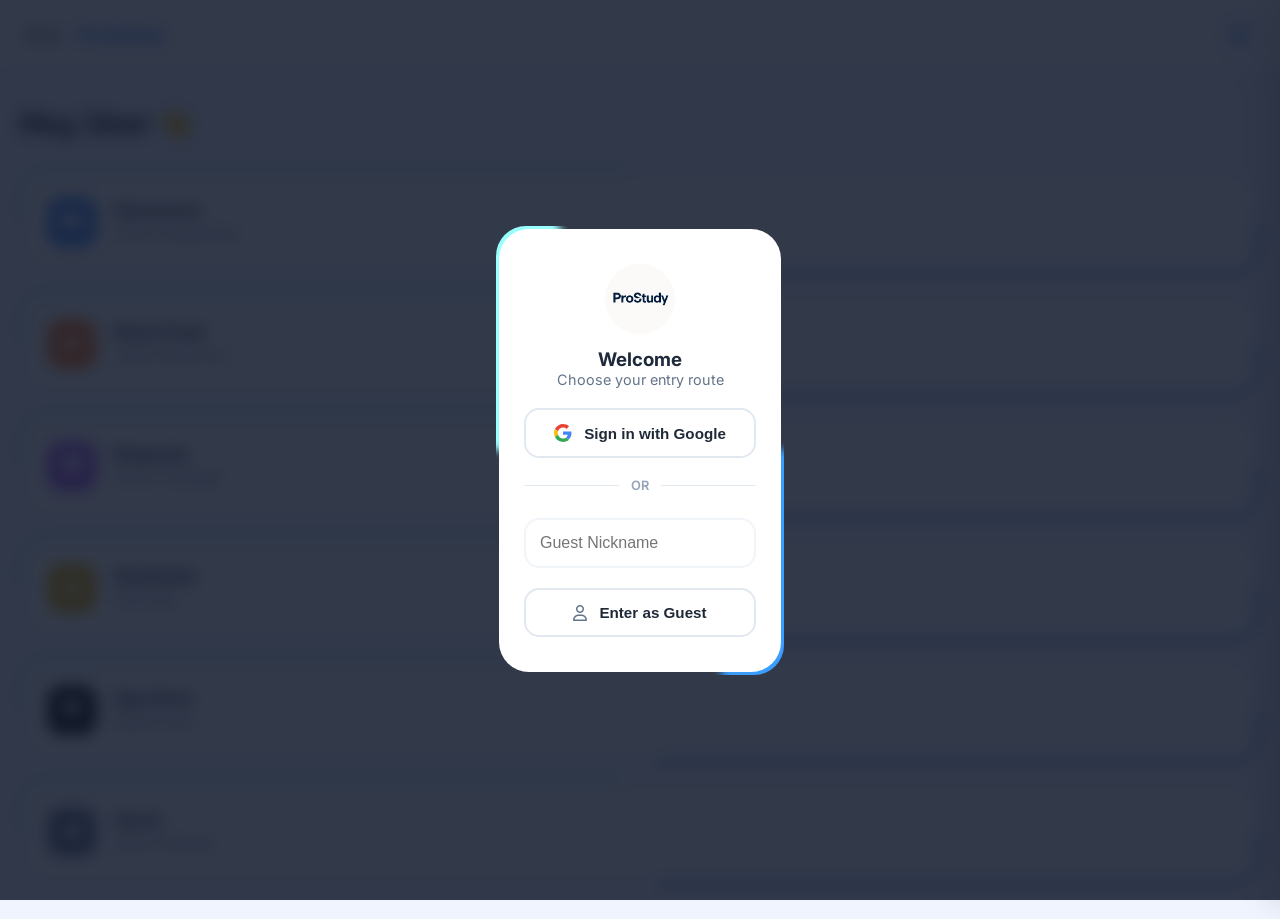
<file: dashboard.html>
<!DOCTYPE html>
<html lang="en">
<head>
    <meta charset="UTF-8">
    <meta name="viewport" content="width=device-width, initial-scale=1.0, maximum-scale=1.0, user-scalable=no">
    <meta name="description" content="ProStudy is an independently maintained school website created by Mohammed Hassan Nuri for classmates. It shares school announcements, assignments, notes, files, schedules, exam questions and answers, and revision quizzes based on information from the school community.">
    <meta name="keywords" content="ProStudy, Mohammed Hassan Nuri">
    <meta name="author" content="Mohammed Hassan Nuri">
    <meta property="og:title" content="ProStudy | Dashboard">
    <meta property="og:description" content="ProStudy is an independently maintained school website created by Mohammed Hassan Nuri for classmates. It shares school announcements, assignments, notes, files, schedules, exam questions and answers, and revision quizzes based on information from the school community.">
    <meta property="og:image" content="https://hassan4082827.github.io/ProStudy/assets/main.png">
    <meta property="og:url" content="https://hassan4082827.github.io/ProStudy/dashboard.html">
    <meta property="og:type" content="website">
    <meta name="twitter:card" content="summary_large_image">
    <meta name="twitter:title" content="ProStudy | Dashboard">
    <meta name="twitter:description" content="ProStudy is an independently maintained school website created by Mohammed Hassan Nuri for classmates. It shares school announcements, assignments, notes, files, schedules, exam questions and answers, and revision quizzes based on information from the school community.">
    <meta name="twitter:image" content="https://hassan4082827.github.io/ProStudy/assets/main.png">
    <title>ProStudy | Dashboard</title>
    <link rel="stylesheet" href="https://cdnjs.cloudflare.com/ajax/libs/font-awesome/6.5.2/css/all.min.css">
    <link href="https://fonts.googleapis.com/css2?family=Inter:wght@400;600;800&display=swap" rel="stylesheet">
    <link rel="stylesheet" href="interface/style.css">
    <link rel="icon" type="image/x-icon" href="assets/favicon.ico">
    <link rel="apple-touch-icon" href="assets/apple-touch-icon.png">
    <link rel="canonical" href="https://hassan4082827.github.io/ProStudy/dashboard.html">

    <style>
        .delete-btn { margin-top: 50px; color: #ef4444; background: rgba(239, 68, 68, 0.1); border: none; padding: 12px; width: 100%; border-radius: 12px; font-weight: 700; cursor: pointer; }

        #name-modal {
            position: fixed; top: 0; left: 0; width: 100%; height: 100%;
            background: rgba(15, 23, 42, 0.85); backdrop-filter: blur(8px);
            display: none; justify-content: center; align-items: center; z-index: 1000; padding: 20px;
        }
        .modal-card { background: white; padding: 35px 25px; border-radius: 30px; width: 100%; max-width: 320px; text-align: center; position: relative; z-index: 2; }
        .modal-card input { width: 100%; padding: 14px; margin: 15px 0 20px 0; border: 2px solid #f1f5f9; border-radius: 15px; outline: none; font-size: 1rem; box-sizing: border-box; }

        /* Premium Google Sign-In Button Component */
        .google-btn { background: #ffffff; color: #1f2937; border: 2px solid #e2e8f0; display: flex; align-items: center; justify-content: center; gap: 12px; margin-bottom: 5px; padding: 14px; border-radius: 15px; width: 100%; font-weight: 700; font-size: 0.95rem; cursor: pointer; transition: background 0.2s; }
        .google-btn:hover { background: #f8fafc; }
        .guest-btn {
    background: #ffffff;
    color: #1f2937;
    border: 2px solid #e2e8f0;
    display: flex;
    align-items: center;
    justify-content: center;
    gap: 12px;
    padding: 14px;
    border-radius: 15px;
    width: 100%;
    font-weight: 700;
    font-size: 0.95rem;
    cursor: pointer;
    transition: background 0.2s;
}

.guest-btn:hover {
    background: #f8fafc;
}

.guest-btn i {
    font-size: 16px;
    color: #64748b;
}

        /* Layout Visual Split Line */
        .or-separator { display: flex; align-items: center; margin: 20px 0 10px 0; color: #94a3b8; font-size: 0.8rem; font-weight: 600; width: 100%; }
        .or-separator::before, .or-separator::after { content: ""; flex: 1; height: 1px; background: #e2e8f0; }
        .or-separator span { padding: 0 12px; }

        #confirm-modal {
            position: fixed; top: 0; left: 0; width: 100%; height: 100%;
            background: rgba(15, 23, 42, 0.7); backdrop-filter: blur(6px);
            display: none; justify-content: center; align-items: center; z-index: 2000;
        }
        .confirm-box { background: white; padding: 25px; border-radius: 20px; width: 90%; max-width: 320px; text-align: center; }
        .confirm-box h3 { margin-bottom: 10px; font-weight: 800; }
        .confirm-box p { font-size: 0.9rem; color: #64748b; margin-bottom: 20px; }
        .confirm-actions { display: flex; gap: 10px; }
        .cancel-btn { flex: 1; padding: 12px; border: none; border-radius: 12px; background: #e2e8f0; font-weight: 600; cursor: pointer; }
        .danger-btn { flex: 1; padding: 12px; border: none; border-radius: 12px; background: #ef4444; color: white; font-weight: 700; cursor: pointer; }

        body.dark-mode .modal-card,
        body.dark-mode .confirm-box {
            background: #111827;
            color: #e2e8f0;
            border: 1px solid #334155;
            box-shadow: 0 20px 45px rgba(0,0,0,0.35);
        }
        body.dark-mode .modal-card input,
        body.dark-mode .guest-btn,
        body.dark-mode .google-btn,
        body.dark-mode .cancel-btn {
            background: #0f172a;
            border-color: #334155;
            color: #e2e8f0;
        }
        body.dark-mode .modal-card p,
        body.dark-mode .confirm-box p,
        body.dark-mode .guest-btn i,
        body.dark-mode .or-separator {
            color: #94a3b8;
        }
        body.dark-mode .or-separator::before,
        body.dark-mode .or-separator::after {
            background: #334155;
        }
        body.dark-mode .guest-btn:hover,
        body.dark-mode .google-btn:hover {
            background: #111827;
        }
    </style>
</head>
<body>

    <div class="overlay" id="overlay" onclick="toggleMenu()"></div>

    <div id="name-modal">
      <div class="border-wrapper">
        <div class="modal-card">
            <img src="assets/main.png" width="70" style="border-radius:50%; margin-bottom:10px;">
            <h3>Welcome</h3>
            <p style="color:#64748b; font-size:0.9rem; margin-bottom: 20px;">Choose your entry route</p>
            
            <!-- Google Entry Option -->
            <button class="google-btn" onclick="triggerGoogleSignIn()">
                <svg width="18" height="18" viewBox="0 0 48 48">
  <path fill="#EA4335" d="M24 9.5c3.54 0 6.73 1.22 9.24 3.6l6.9-6.9C35.9 2.3 30.4 0 24 0 14.64 0 6.56 5.38 2.6 13.22l8.04 6.24C12.6 13.3 17.8 9.5 24 9.5z"/>
  <path fill="#4285F4" d="M46.5 24.5c0-1.64-.14-3.2-.4-4.7H24v9h12.7c-.54 2.9-2.18 5.36-4.64 7l7.2 5.6C43.9 37.2 46.5 31.4 46.5 24.5z"/>
  <path fill="#FBBC05" d="M10.64 28.54A14.5 14.5 0 0 1 9.5 24c0-1.58.28-3.1.78-4.54l-8.04-6.24A24 24 0 0 0 0 24c0 3.86.92 7.5 2.56 10.78l8.08-6.24z"/>
  <path fill="#34A853" d="M24 48c6.48 0 11.92-2.14 15.9-5.82l-7.2-5.6c-2 1.34-4.56 2.12-8.7 2.12-6.2 0-11.4-3.8-13.36-9.96l-8.08 6.24C6.52 42.62 14.64 48 24 48z"/>
</svg>
                Sign in with Google
            </button>

            <div class="or-separator"><span>OR</span></div>

            <input type="text" id="user-name-input" placeholder="Guest Nickname" maxlength="15">
            <button class="guest-btn" onclick="saveName()"><i class="fa-regular fa-user"></i> Enter as Guest</button>
        </div>
        </div>
    </div>

    <header class="top-container">
      <div class="logo-area">
          <img src="assets/main.png" class="logo-img">
          <h2>ProStudy</h2>
      </div>
      <button id="ls-open" onclick="toggleMenu()"><i class="fa fa-bars-staggered"></i></button>
    </header>

    <nav id="ls">
      <button id="ls-close" onclick="toggleMenu()"><i class="fa fa-xmark"></i></button>
      <ul>
        <li><a href="dashboard.html" class="active"><i class="fa fa-house"></i> Home</a></li>
        <li><a href="news.html"><i class="fa fa-newspaper"></i> News Feed</a></li>
        <li><a href="homework.html"><i class="fa fa-book-bookmark"></i> Homework</a></li>
        <li><a href="request.html"><i class="fa fa-paper-plane"></i> Request</a></li>
        <li><a href="quickquiz.html"><i class="fa fa-bolt"></i> QuickQuiz</a></li>
        <li><a href="appstore.html"><i class="fa fa-store"></i> App Store</a></li>
        <li><a href="about.html"><i class="fa fa-gear"></i> About</a></li>
      </ul>
      <button class="delete-btn" onclick="openConfirm()">Reset Data</button>
    </nav>

    <main class="main-content">
        <h1 class="greeting-h1" id="welcome-text">Hey, User 👋</h1>

        <div class="stack">
            <div class="border-wrapper"><a href="homework.html" class="nav-card">
                <div class="icon-sq bg-blue"><i class="fa fa-book-open"></i></div>
                <div class="info"><h3>Homework</h3><p>Check assignments</p></div>
            </a></div>

            <div class="border-wrapper"><a href="news.html" class="nav-card">
                <div class="icon-sq bg-orange"><i class="fa fa-bullhorn"></i></div>
                <div class="info"><h3>News Feed</h3><p>Latest school info</p></div>
            </a></div>

            <div class="border-wrapper"><a href="request.html" class="nav-card">
                <div class="icon-sq bg-purple"><i class="fa fa-message"></i></div>
                <div class="info"><h3>Requests</h3><p>Send a message</p></div>
            </a></div>

            <div class="border-wrapper"><a href="quickquiz.html" class="nav-card">
                <div class="icon-sq bg-yellow"><i class="fa fa-bolt"></i></div>
                <div class="info"><h3>QuickQuiz</h3><p>Take Quiz</p></div>
            </a></div>

            <div class="border-wrapper"><a href="appstore.html" class="nav-card">
                <div class="icon-sq bg-black"><i class="fa fa-store"></i></div>
                <div class="info"><h3>App Store</h3><p>Explore tools</p></div>
            </a></div>

            <div class="border-wrapper"><a href="about.html" class="nav-card">
                <div class="icon-sq bg-gray"><i class="fa fa-gear"></i></div>
                <div class="info"><h3>About</h3><p>About ProStudy</p></div>
            </a></div>
        </div>
    </main>

    <div id="confirm-modal">
  <div class="confirm-box">
    <h3>Reset App?</h3>
    <p>This will delete all your data permanently.</p>
    <div class="confirm-actions">
      <button class="cancel-btn" onclick="closeConfirm()">Cancel</button>
      <button class="danger-btn" onclick="confirmReset()">Reset</button>
    </div>
  </div>
</div>

<script>
const welcomeText = document.getElementById('welcome-text');
const nameModal = document.getElementById('name-modal');

// 🚀 On Load
window.addEventListener('load', () => {
    const savedName = (localStorage.getItem('prostudy_user') || '').trim();

    if (savedName && savedName.toLowerCase() !== 'user') {
        welcomeText.textContent = `Hey, ${savedName} 👋`;
        syncIdentity(savedName);
        return;
    }

    if (savedName.toLowerCase() === 'user') {
        localStorage.removeItem('prostudy_user');
    }

    recoverAccount(null);

    if (typeof ProStudyApp !== 'undefined' && typeof ProStudyApp.checkUserRecovery === 'function') {
        try {
            ProStudyApp.checkUserRecovery();
        } catch (error) {
            console.warn('Account recovery could not start', error);
        }
    }
});

// 💾 Save Name
function saveName() {
    const nameInput = document.getElementById('user-name-input').value;

    if (nameInput.trim()) {
        const cleanName = nameInput.trim();
        localStorage.setItem('prostudy_user', cleanName);
        localStorage.setItem('prostudy_auth_type', 'guest');
        welcomeText.textContent = `Hey, ${cleanName} 👋`;

        syncIdentity(cleanName);
        nameModal.style.display = 'none';
    }
}

// 🔄 Updated recoverAccount Logic
function recoverAccount(name) {
    const gBtn = document.querySelector('.google-btn');
    const separator = document.querySelector('.or-separator');
    const modalTitle = document.querySelector('.modal-card h3');
    const modalDesc = document.querySelector('.modal-card p');
    const recoveredName = typeof name === 'string' ? name.trim() : '';

    if (recoveredName && recoveredName.toLowerCase() !== 'user' && recoveredName.toLowerCase() !== 'null') {
        localStorage.setItem('prostudy_user', recoveredName);
        localStorage.setItem('prostudy_auth_type', 'google');
        localStorage.setItem('prostudy_synced', 'true');
        welcomeText.textContent = `Hey, ${recoveredName} 👋`;
        nameModal.style.display = 'none';
    } else {
        nameModal.style.display = 'flex';

        const authType = localStorage.getItem('prostudy_auth_type');
        if (authType === 'google_pending') {
            if (gBtn) gBtn.style.display = 'none';
            if (separator) separator.style.display = 'none';
            if (modalTitle) modalTitle.innerText = 'Choose Username';
            if (modalDesc) modalDesc.innerText = 'Set a nickname for your new account';
        } else {
            if (gBtn) gBtn.style.display = 'flex';
            if (separator) separator.style.display = 'flex';
            if (modalTitle) modalTitle.innerText = 'Welcome';
            if (modalDesc) modalDesc.innerText = 'Choose your entry route';
        }
    }
}

// 🔐 Update triggerGoogleSignIn
function triggerGoogleSignIn() {
    if (typeof ProStudyApp === 'undefined' || typeof ProStudyApp.startGoogleSignIn !== 'function') {
        const modalDesc = document.querySelector('.modal-card p');
        if (modalDesc) modalDesc.textContent = 'Google sign-in requires the ProStudy Android app. You can continue as a guest.';
        return;
    }

    const previousAuthType = localStorage.getItem('prostudy_auth_type');
    localStorage.setItem('prostudy_auth_type', 'google_pending');

    try {
        ProStudyApp.startGoogleSignIn();
    } catch (error) {
        if (previousAuthType) {
            localStorage.setItem('prostudy_auth_type', previousAuthType);
        } else {
            localStorage.removeItem('prostudy_auth_type');
        }
        recoverAccount(null);
        const modalDesc = document.querySelector('.modal-card p');
        if (modalDesc) modalDesc.textContent = 'Google sign-in could not start. Please try again or continue as a guest.';
        console.warn('Google sign-in could not start', error);
    }
}


// 🔗 Identity Sync
function syncIdentity(name) {
    const synced = localStorage.getItem('prostudy_synced');
    if (synced) return;

    let tries = 0;
    const tryConnect = setInterval(() => {
        if (typeof ProStudyApp !== 'undefined' && ProStudyApp.saveUserIdentity) {
            ProStudyApp.saveUserIdentity(name);
            localStorage.setItem('prostudy_synced', 'true');
            clearInterval(tryConnect);
        }
        tries++;
        if (tries > 50) {
            clearInterval(tryConnect);
            console.log("Bridge not found");
        }
    }, 100);
}

// ⚠️ RESET CONFIRM
function openConfirm() {
    document.getElementById('confirm-modal').style.display = 'flex';
}
function closeConfirm() {
    document.getElementById('confirm-modal').style.display = 'none';
}
function confirmReset() {
    localStorage.clear();
    location.reload();
}
</script>
    <script src="interactivity/script.js"></script>
</body>
</html>
</file>
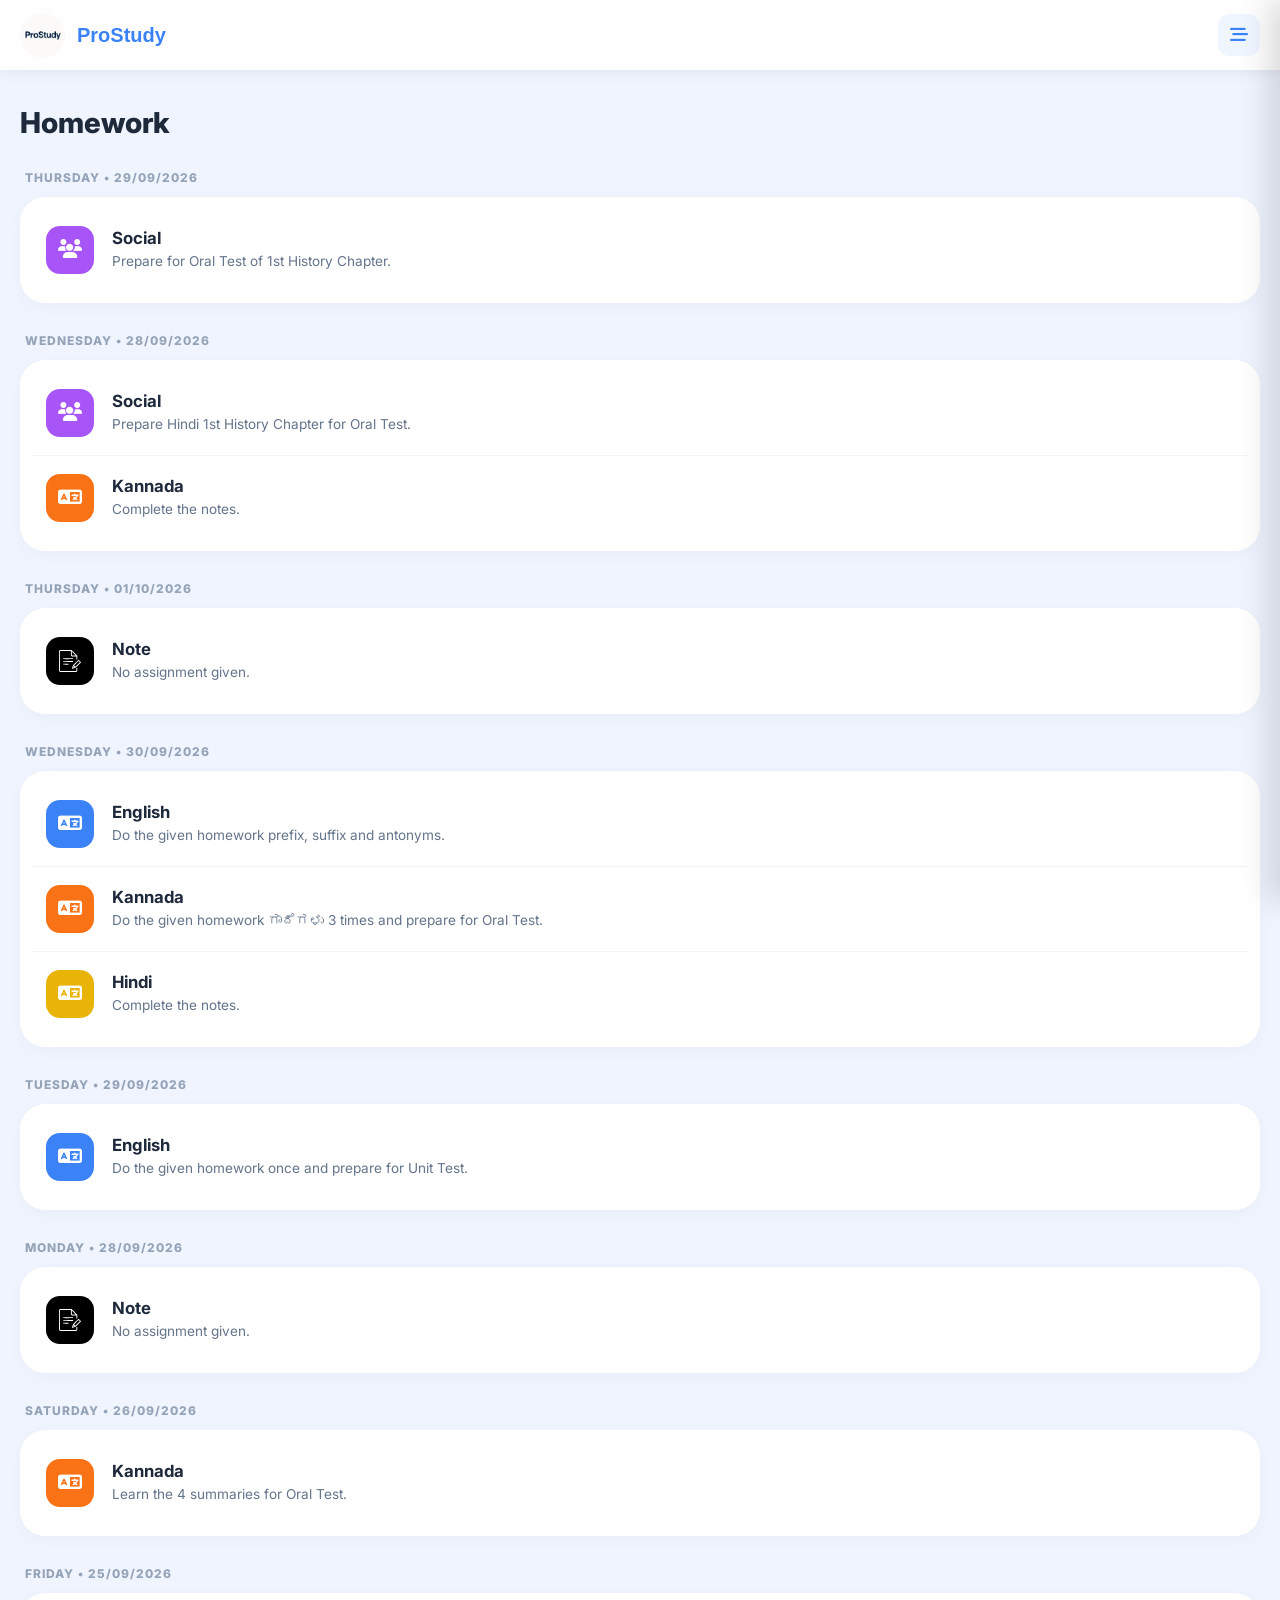
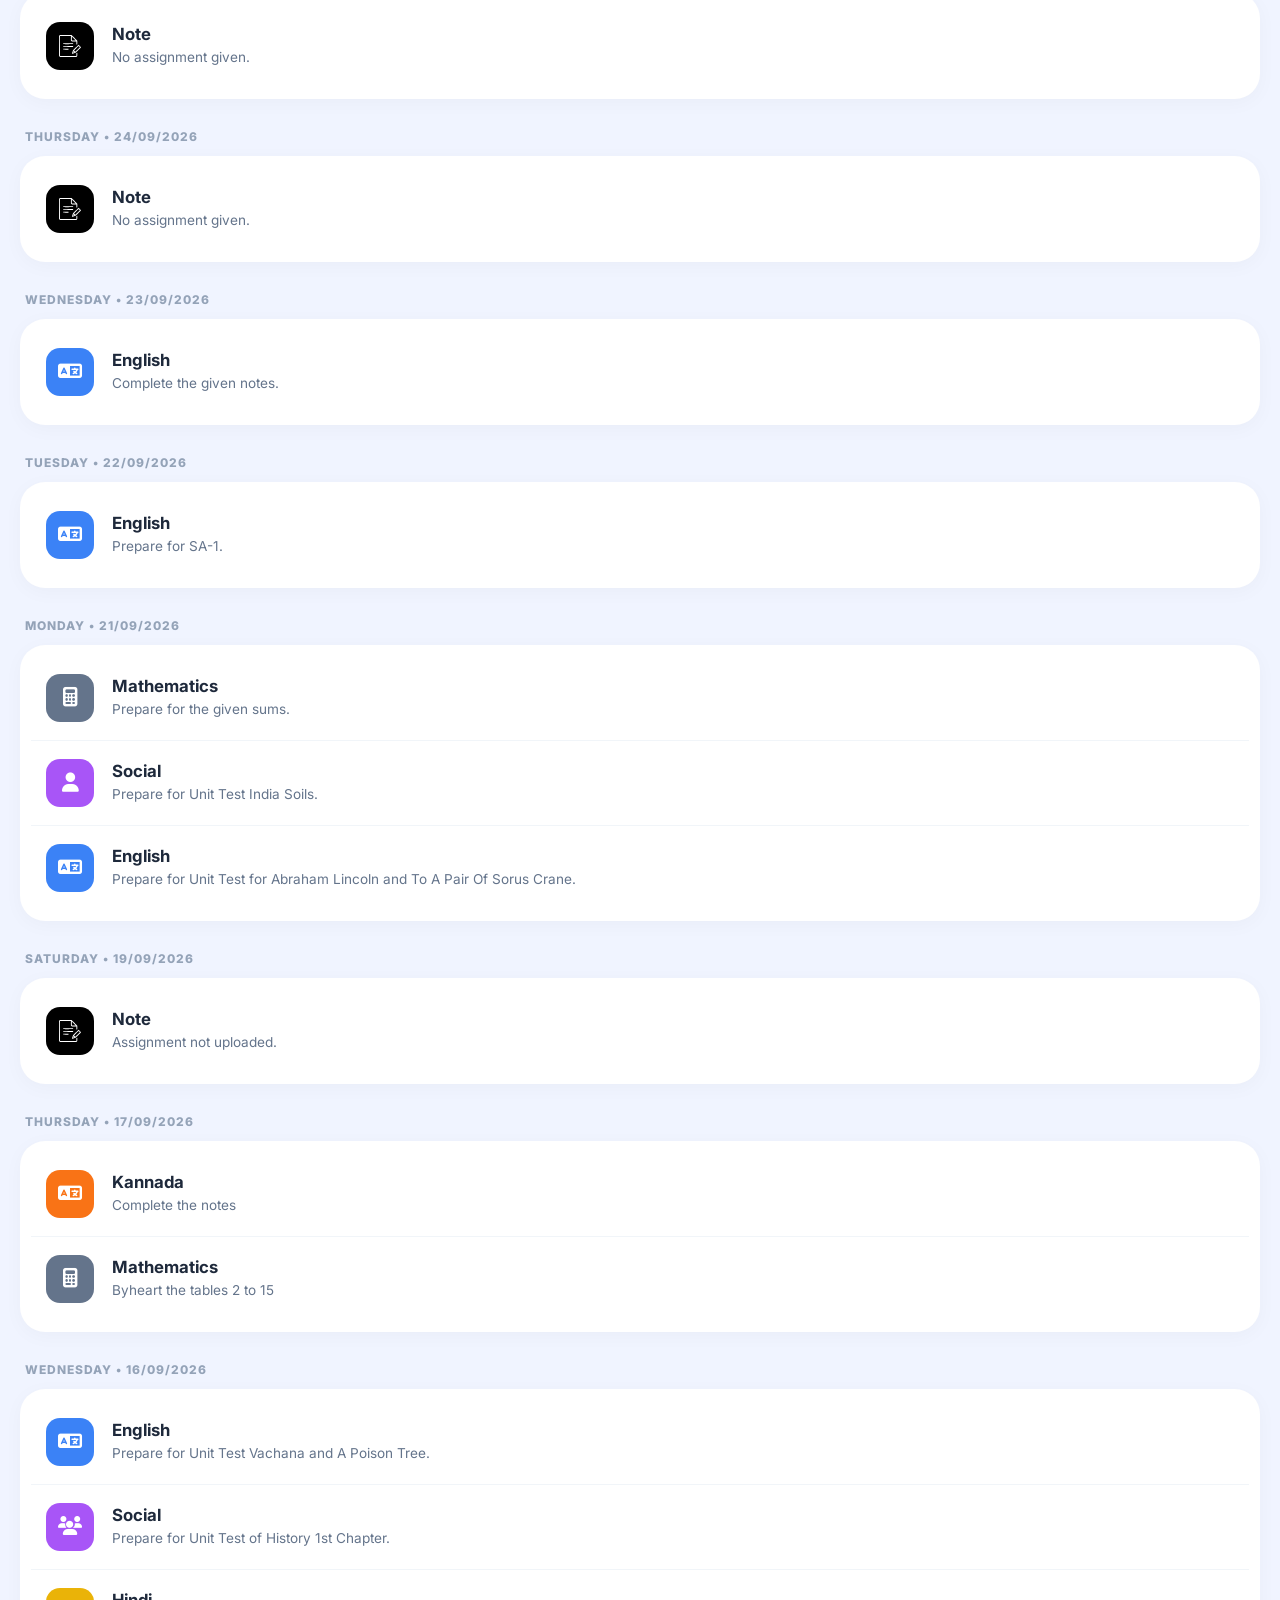
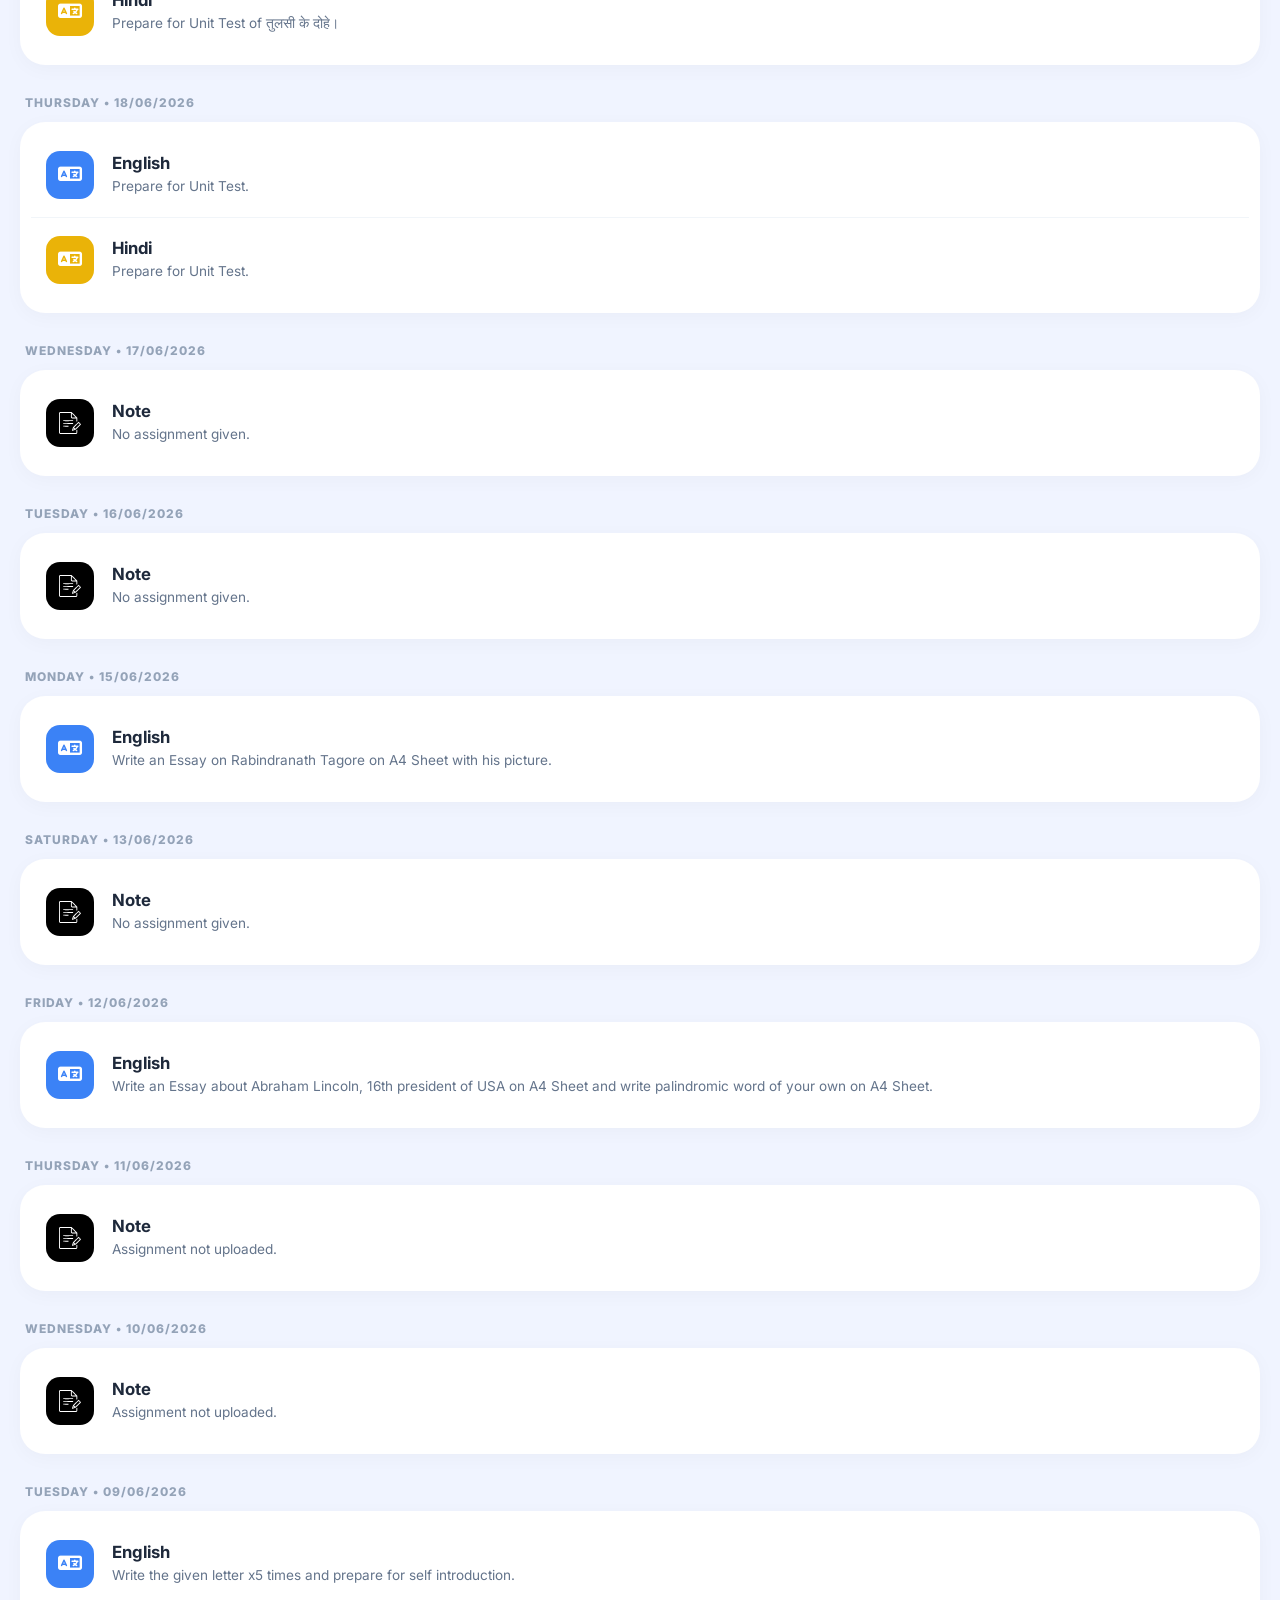
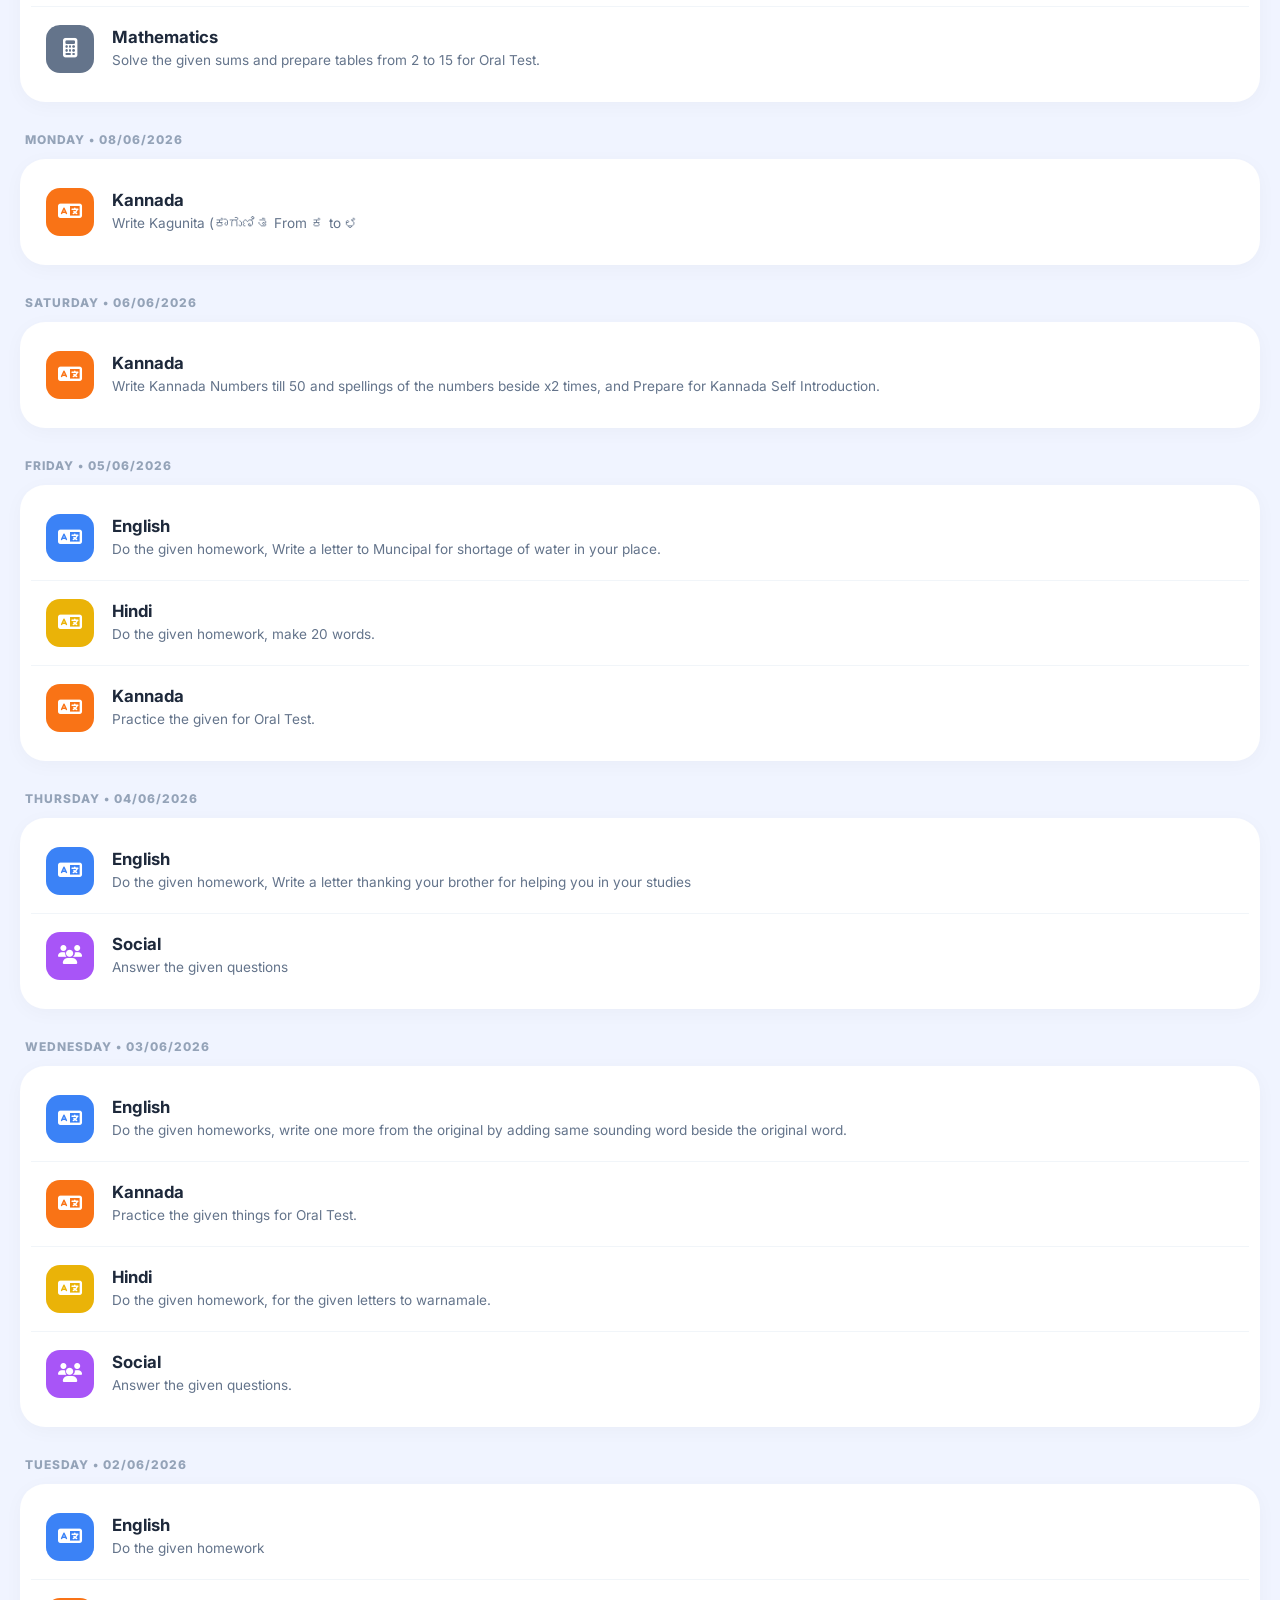
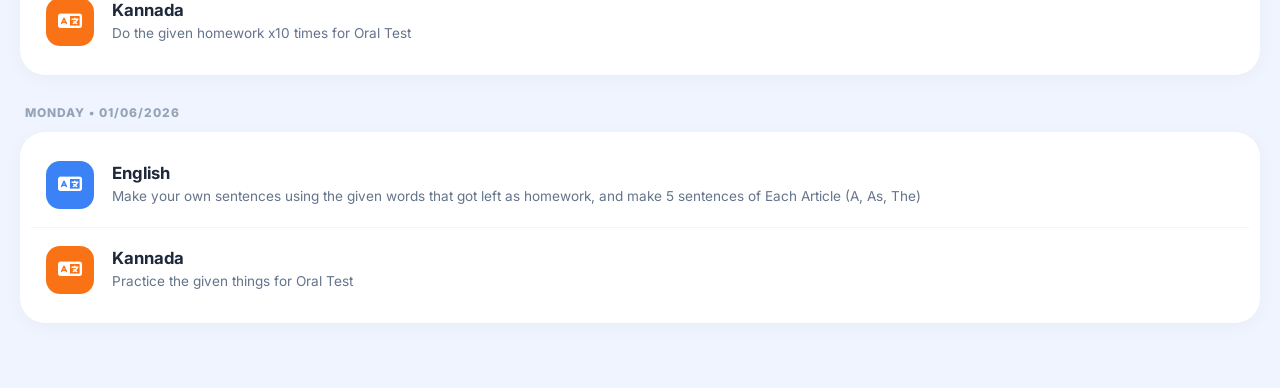
<file: homework.html>
<!DOCTYPE html>
<html lang="en">
<head>
    <meta charset="UTF-8">
    <meta name="viewport" content="width=device-width, initial-scale=1.0, maximum-scale=1.0, user-scalable=no">
    <meta name="description" content="ProStudy is an independently maintained school website created by Mohammed Hassan Nuri for classmates. It shares school announcements, assignments, notes, files, schedules, exam questions and answers, and revision quizzes based on information from the school community.">
    <meta name="keywords" content="ProStudy, Mohammed Hassan Nuri">
    <meta name="author" content="Mohammed Hassan Nuri">
    <meta property="og:title" content="ProStudy | Homework">
    <meta property="og:description" content="ProStudy is an independently maintained school website created by Mohammed Hassan Nuri for classmates. It shares school announcements, assignments, notes, files, schedules, exam questions and answers, and revision quizzes based on information from the school community.">
    <meta property="og:image" content="https://hassan4082827.github.io/ProStudy/assets/main.png">
    <meta property="og:url" content="https://hassan4082827.github.io/ProStudy/homework.html">
    <meta property="og:type" content="website">
    <meta name="twitter:card" content="summary_large_image">
    <meta name="twitter:title" content="ProStudy | Homework">
    <meta name="twitter:description" content="ProStudy is an independently maintained school website created by Mohammed Hassan Nuri for classmates. It shares school announcements, assignments, notes, files, schedules, exam questions and answers, and revision quizzes based on information from the school community.">
    <meta name="twitter:image" content="https://hassan4082827.github.io/ProStudy/assets/main.png">
    <title>ProStudy | Homework</title>
    <link rel="stylesheet" href="https://cdnjs.cloudflare.com/ajax/libs/font-awesome/6.5.2/css/all.min.css">
    <link href="https://fonts.googleapis.com/css2?family=Inter:wght@400;600;800&display=swap" rel="stylesheet">
    <link rel="stylesheet" href="interface/style.css">
    <link rel="icon" type="image/x-icon" href="assets/favicon.ico">
    <link rel="apple-touch-icon" href="assets/apple-touch-icon.png">
    <link rel="canonical" href="https://hassan4082827.github.io/ProStudy/homework.html">
    <style>
        .date-group { margin-bottom: 30px; }
        .date-header { font-size: 0.75rem; font-weight: 800; color: #94a3b8; text-transform: uppercase; letter-spacing: 1px; margin-bottom: 12px; display: block; padding-left: 5px; }
        .block-container { background: white; border-radius: 25px; padding: 10px; box-shadow: 0 4px 20px rgba(0,0,0,0.03); border: 1px solid rgba(255,255,255,0.7); }
        .item-row { display: flex; align-items: center; padding: 18px 15px; border-bottom: 1px solid #f1f5f9; }
        .item-row:last-child { border-bottom: none; }

        body.dark-mode .block-container {
            background: #111827;
            border-color: #334155;
            box-shadow: 0 12px 30px rgba(0,0,0,0.28);
        }

        body.dark-mode .item-row {
            border-bottom-color: #1f2937;
        }

        body.dark-mode .date-header,
        body.dark-mode .empty-state {
            color: #94a3b8;
        }

        .empty-state {
            text-align: center;
            color: #94a3b8;
            font-weight: 600;
            padding: 40px 0;
        }
    </style>
</head>
<body>

    <div class="overlay" id="overlay" onclick="toggleMenu()"></div>

    <header class="top-container">
        <div class="logo-area">
            <img src="assets/main.png" class="logo-img">
            <h2>ProStudy</h2>
        </div>
        <button id="ls-open" onclick="toggleMenu()">
            <i class="fa fa-bars-staggered"></i>
        </button>
    </header>

    <nav id="ls">
        <button id="ls-close" onclick="toggleMenu()">
            <i class="fa fa-xmark"></i>
        </button>
        <ul>
            <li><a href="dashboard.html"><i class="fa fa-house"></i> Home</a></li>
            <li><a href="news.html"><i class="fa fa-newspaper"></i> News Feed</a></li>
            <li><a href="homework.html" class="active"><i class="fa fa-book-bookmark"></i> Homework</a></li>
            <li><a href="request.html"><i class="fa fa-paper-plane"></i> Request</a></li>
            <li><a href="quickquiz.html"><i class="fa fa-bolt"></i> QuickQuiz</a></li>
            <li><a href="appstore.html"><i class="fa fa-store"></i> App Store</a></li>
            <li><a href="about.html"><i class="fa fa-gear"></i> About</a></li>
        </ul>
    </nav>

    <main class="main-content">
        <h1 class="greeting-h1">Homework</h1>

        <div class="date-group">
          <div class="date-header">Thursday • 29/09/2026</div>
          <div class="block-container">
            <div class="item-row">
              <div class="icon-sq bg-purple"><i class="fa fa-users"></i></div>
              <div class="info">
                <h3>Social</h3>
                <p>Prepare for Oral Test of 1st History Chapter.</p>
              </div>
            </div>
          </div>
        </div>

        <div class="date-group">
          <div class="date-header">Wednesday • 28/09/2026</div>
          <div class="block-container">
            <div class="item-row">
              <div class="icon-sq bg-purple"><i class="fa fa-users"></i></div>
              <div class="info">
                <h3>Social</h3>
                <p>Prepare Hindi 1st History Chapter for Oral Test.</p>
              </div>
            </div>
            <div class="item-row">
              <div class="icon-sq bg-orange"><i class="fa fa-language"></i></div>
              <div class="info">
                <h3>Kannada</h3>
                <p>Complete the notes.</p>
              </div>
            </div>
          </div>
        </div>

        <div class="date-group">
          <div class="date-header">Thursday • 01/10/2026</div>
          <div class="block-container">
            <div class="item-row">
              <div class="icon-sq bg-black"><img src="assets/note_icon.svg" alt="note_icon"></div>
              <div class="info">
                <h3>Note</h3>
                <p>No assignment given.</p>
              </div>
            </div>
          </div>
        </div>

        <div class="date-group">
          <div class="date-header">Wednesday • 30/09/2026</div>
          <div class="block-container">
            <div class="item-row">
              <div class="icon-sq bg-blue"><i class="fa fa-language"></i></div>
              <div class="info">
                <h3>English</h3>
                <p>Do the given homework prefix, suffix and antonyms.</p>
              </div>
            </div>
            <div class="item-row">
              <div class="icon-sq bg-orange"><i class="fa fa-language"></i></div>
              <div class="info">
                <h3>Kannada</h3>
                <p>Do the given homework ಗಾದೆಗಳು 3 times and prepare for Oral Test.</p>
              </div>
            </div>
            <div class="item-row">
              <div class="icon-sq bg-yellow"><i class="fa fa-language"></i></div>
              <div class="info">
                <h3>Hindi</h3>
                <p>Complete the notes.</p>
              </div>
            </div>
          </div>
        </div>

        <div class="date-group">
          <div class="date-header">Tuesday • 29/09/2026</div>
          <div class="block-container">
            <div class="item-row">
              <div class="icon-sq bg-blue"><i class="fa fa-language"></i></div>
              <div class="info">
                <h3>English</h3>
                <p>Do the given homework once and prepare for Unit Test.</p>
              </div>
            </div>
          </div>
        </div>

        <div class="date-group">
          <div class="date-header">Monday • 28/09/2026</div>
          <div class="block-container">
            <div class="item-row">
              <div class="icon-sq bg-black"><img src="assets/note_icon.svg" alt="note_icon"></div>
              <div class="info">
                <h3>Note</h3>
                <p>No assignment given.</p>
              </div>
            </div>
          </div>
        </div>

        <div class="date-group">
          <div class="date-header">Saturday • 26/09/2026</div>
          <div class="block-container">
            <div class="item-row">
              <div class="icon-sq bg-orange"><i class="fa fa-language"></i></div>
              <div class="info">
                <h3>Kannada</h3>
                <p>Learn the 4 summaries for Oral Test.</p>
              </div>
            </div>
          </div>
        </div>
        
        <div class="date-group">
          <div class="date-header">Friday • 25/09/2026</div>
          <div class="block-container">
            <div class="item-row">
              <div class="icon-sq bg-black"><img src="assets/note_icon.svg" alt="note_icon"></div>
              <div class="info">
                <h3>Note</h3>
                <p>No assignment given.</p>
              </div>
            </div>
          </div>
        </div>

        <div class="date-group">
          <div class="date-header">Thursday • 24/09/2026</div>
          <div class="block-container">
            <div class="item-row">
              <div class="icon-sq bg-black"><img src="assets/note_icon.svg" alt="note_icon"></div>
              <div class="info">
                <h3>Note</h3>
                <p>No assignment given.</p>
              </div>
            </div>
          </div>
        </div>

        <div class="date-group">
          <div class="date-header">Wednesday • 23/09/2026</div>
          <div class="block-container">
            <div class="item-row">
              <div class="icon-sq bg-blue"><i class="fa fa-language"></i></div>
              <div class="info">
                <h3>English</h3>
                <p>Complete the given notes.</p>
              </div>
            </div>
          </div>
        </div>

        <div class="date-group">
          <div class="date-header">Tuesday • 22/09/2026</div>
          <div class="block-container">
            <div class="item-row">
              <div class="icon-sq bg-blue"><i class="fa fa-language"></i></div>
              <div class="info">
                <h3>English</h3>
                <p>Prepare for SA-1.</p>
              </div>
            </div>
          </div>
        </div>
        
        <div class="date-group">
          <div class="date-header">Monday • 21/09/2026</div>
          <div class="block-container">
            <div class="item-row">
              <div class="icon-sq bg-gray"><i class="fa fa-calculator"></i></div>
              <div class="info">
                <h3>Mathematics</h3>
                <p>Prepare for the given sums.</p>
              </div>
            </div>
            <div class="item-row">
              <div class="icon-sq bg-purple"><i class="fa fa-user"></i></div>
              <div class="info">
                <h3>Social</h3>
                <p>Prepare for Unit Test India Soils.</p>
              </div>
            </div>
            <div class="item-row">
              <div class="icon-sq bg-blue"><i class="fa fa-language"></i></div>
              <div class="info">
                <h3>English</h3>
                <p>Prepare for Unit Test for Abraham Lincoln and To A Pair Of Sorus Crane.</p>
              </div>
            </div>
          </div>
        </div>

        <div class="date-group">
          <div class="date-header">Saturday • 19/09/2026</div>
          <div class="block-container">
            <div class="item-row">
              <div class="icon-sq bg-black"><img src="assets/note_icon.svg" alt="note_icon"></div>
              <div class="info">
                <h3>Note</h3>
                <p>Assignment not uploaded.</p>
              </div>
            </div>
          </div>
         </div>

        <div class="date-group">
          <div class="date-header">Thursday • 17/09/2026</div>
          <div class="block-container">
            <div class="item-row">
              <div class="icon-sq bg-orange"><i class="fa fa-language"></i></div>
              <div class="info">
                <h3>Kannada</h3>
                <p>Complete the notes</p>
              </div>
            </div>
            <div class="item-row">
              <div class="icon-sq bg-gray"><i class="fa fa-calculator"></i></div>
              <div class="info">
                <h3>Mathematics</h3>
                <p>Byheart the tables 2 to 15</p>
              </div>
            </div>
          </div>
         </div>

        <div class="date-group">
          <div class="date-header">Wednesday • 16/09/2026</div>
          <div class="block-container">
            <div class="item-row">
              <div class="icon-sq bg-blue"><i class="fa fa-language"></i></div>
              <div class="info">
                <h3>English</h3>
                <p>Prepare for Unit Test Vachana and A Poison Tree.</p>
              </div>
            </div>
            <div class="item-row">
              <div class="icon-sq bg-purple"><i class="fa-solid fa-users"></i></div>
              <div class="info">
                <h3>Social</h3>
                <p>Prepare for Unit Test of History 1st Chapter.</p>
              </div>
            </div>
            <div class="item-row">
              <div class="icon-sq bg-yellow"><i class="fa fa-language"></i></div>
              <div class="info">
                <h3>Hindi</h3>
                <p>Prepare for Unit Test of तुलसी के दोहे।</p>
              </div>
            </div>
          </div>
        </div>

        <div class="date-group">
          <div class="date-header">Thursday • 18/06/2026</div>
          <div class="block-container">
            <div class="item-row">
              <div class="icon-sq bg-blue"><i class="fa fa-language"></i></div>
              <div class="info">
                <h3>English</h3>
                <p>Prepare for Unit Test.</p>
              </div>
            </div>
            <div class="item-row">
              <div class="icon-sq bg-yellow"><i class="fa fa-language"></i></div>
              <div class="info">
                <h3>Hindi</h3>
                <p>Prepare for Unit Test.</p>
              </div>
            </div>
          </div>
        </div>
      
      <div class="date-group">
          <div class="date-header">Wednesday • 17/06/2026</div>
          <div class="block-container">
            <div class="item-row">
              <div class="icon-sq bg-black"><img src="assets/note_icon.svg" alt="note_icon"></div>
              <div class="info">
                <h3>Note</h3>
                <p>No assignment given.</p>
              </div>
            </div>
          </div>
      </div>
      
      <div class="date-group">
          <div class="date-header">Tuesday • 16/06/2026</div>
          <div class="block-container">
            <div class="item-row">
              <div class="icon-sq bg-black"><img src="assets/note_icon.svg" alt="note_icon"></div>
              <div class="info">
                <h3>Note</h3>
                <p>No assignment given.</p>
              </div>
            </div>
          </div>
        </div>
      
      <div class="date-group">
          <div class="date-header">Monday • 15/06/2026</div>
          <div class="block-container">
            <div class="item-row">
              <div class="icon-sq bg-blue"><i class="fa fa-language"></i></div>
              <div class="info">
                <h3>English</h3>
                <p>Write an Essay on Rabindranath Tagore on A4 Sheet with his picture.</p>
              </div>
            </div>
          </div>
        </div>
      
      <div class="date-group">
          <div class="date-header">Saturday • 13/06/2026</div>
          <div class="block-container">
            <div class="item-row">
              <div class="icon-sq bg-black"><img src="assets/note_icon.svg" alt="note_icon"></div>
              <div class="info">
                <h3>Note</h3>
                <p>No assignment given.</p>
              </div>
            </div>
          </div>
        </div>
      
      <div class="date-group">
          <div class="date-header">Friday • 12/06/2026</div>
          <div class="block-container">
            <div class="item-row">
              <div class="icon-sq bg-blue"><i class="fa fa-language"></i></div>
              <div class="info">
                <h3>English</h3>
                <p>Write an Essay about Abraham Lincoln, 16th president of USA on A4 Sheet and write palindromic word of your own on A4 Sheet.</p>
              </div>
            </div>
          </div>
        </div>
      
      <div class="date-group">
          <div class="date-header">Thursday • 11/06/2026</div>
          <div class="block-container">
            <div class="item-row">
              <div class="icon-sq bg-black"><img src="assets/note_icon.svg" alt="note_icon"></div>
              <div class="info">
                <h3>Note</h3>
                <p>Assignment not uploaded.</p>
              </div>
            </div>
          </div>
        </div>
      
      <div class="date-group">
          <div class="date-header">Wednesday • 10/06/2026</div>
          <div class="block-container">
            <div class="item-row">
              <div class="icon-sq bg-black"><img src="assets/note_icon.svg" alt="note_icon"></div>
              <div class="info">
                <h3>Note</h3>
                <p>Assignment not uploaded.</p>
              </div>
            </div>
          </div>
        </div>
      
      <div class="date-group">
          <div class="date-header">Tuesday • 09/06/2026</div>
          <div class="block-container">
            <div class="item-row">
              <div class="icon-sq bg-blue"><i class="fa fa-language"></i></div>
              <div class="info">
                <h3>English</h3>
                <p>Write the given letter x5 times and prepare for self introduction.</p>
              </div>
            </div>
            <div class="item-row">
              <div class="icon-sq bg-gray"><i class="fa fa-calculator"></i></div>
              <div class="info">
                <h3>Mathematics</h3>
                <p>Solve the given sums and prepare tables from 2 to 15 for Oral Test.</p>
              </div>
            </div>
          </div>
        </div>
        
        <div class="date-group">
          <span class="date-header">Monday • 08/06/2026</span>
          <div class="block-container">
            <div class="item-row">
              <div class="icon-sq bg-orange"><i class="fa fa-language"></i></div>
              <div class="info">
                <h3>Kannada</h3>
                <p>Write Kagunita (ಕಾಗುಣಿತ From ಕ to ಳ</p>
              </div>
            </div>
          </div>
        </div>
        
        <div class="date-group">
          <span class="date-header">Saturday • 06/06/2026</span>
          <div class="block-container">
            <div class="item-row">
              <div class="icon-sq bg-orange"><i class="fa fa-language"></i></div>
              <div class="info">
                <h3>Kannada</h3>
                <p>Write Kannada Numbers till 50 and spellings of the numbers beside x2 times, and Prepare for Kannada Self Introduction.</p>
              </div>
            </div>
          </div>
        </div>
        
        <div class="date-group">
            <span class="date-header">Friday • 05/06/2026</span>
            <div class="block-container">
                <div class="item-row">
                    <div class="icon-sq bg-blue"><i class="fa fa-language"></i></div>
                    <div class="info">
                        <h3>English</h3>
                        <p>Do the given homework, Write a letter to Muncipal for shortage of water in your place.</p>
                    </div>
                </div>
                <div class="item-row">
                    <div class="icon-sq bg-yellow"><i class="fa-solid fa-language"></i></div>
                    <div class="info">
                        <h3>Hindi</h3>
                        <p>Do the given homework, make 20 words.</p>
                    </div>
                </div>
            <div class="item-row">
                    <div class="icon-sq bg-orange"><i class="fa fa-language"></i></div>
                    <div class="info">
                        <h3>Kannada</h3>
                        <p>Practice the given for Oral Test.</p>
                    </div>
                </div>
            </div>
        </div>
        
        <div class="date-group">
            <span class="date-header">Thursday • 04/06/2026</span>
            <div class="block-container">
                <div class="item-row">
                    <div class="icon-sq bg-blue"><i class="fa fa-language"></i></div>
                    <div class="info">
                        <h3>English</h3>
                        <p>Do the given homework, Write a letter thanking your brother for helping you in your studies</p>
                    </div>
                </div>
                <div class="item-row">
                    <div class="icon-sq bg-purple"><i class="fa-solid fa-users"></i></div>
                    <div class="info">
                        <h3>Social</h3>
                        <p>Answer the given questions</p>
                    </div>
                </div>
            </div>
        </div>
        
        <!-- Wednesday Group -->
        <div class="date-group">
            <span class="date-header">Wednesday • 03/06/2026</span>
            <div class="block-container">
                <div class="item-row">
                    <div class="icon-sq bg-blue"><i class="fa fa-language"></i></div>
                    <div class="info">
                        <h3>English</h3>
                        <p>Do the given homeworks, write one more from the original by adding same sounding word beside the original word.</p>
                    </div>
                </div>
                <div class="item-row">
                    <div class="icon-sq bg-orange"><i class="fa fa-language"></i></div>
                    <div class="info">
                        <h3>Kannada</h3>
                        <p>Practice the given things for Oral Test.</p>
                    </div>
                </div>
                <!-- FIXED: Erased the broken extra closing tags that were breaking out here -->
                <div class="item-row">
                    <div class="icon-sq bg-yellow"><i class="fa fa-language"></i></div>
                    <div class="info">
                        <h3>Hindi</h3>
                        <p>Do the given homework, for the given letters to warnamale.</p>
                    </div>
                </div>
                <div class="item-row">
                    <div class="icon-sq bg-purple"><i class="fa-solid fa-users"></i></div>
                    <div class="info">
                        <h3>Social</h3>
                        <p>Answer the given questions.</p>
                    </div>
                </div>
            </div> <!-- Closes .block-container -->
        </div> <!-- Closes .date-group -->

        <!-- Tuesday Group -->
        <div class="date-group">
            <span class="date-header">Tuesday • 02/06/2026</span>
            <div class="block-container">
                <div class="item-row">
                    <div class="icon-sq bg-blue"><i class="fa fa-language"></i></div>
                    <div class="info">
                        <h3>English</h3>
                        <p>Do the given homework</p>
                    </div>
                </div>
                <div class="item-row">
                    <div class="icon-sq bg-orange"><i class="fa fa-language"></i></div>
                    <div class="info">
                        <h3>Kannada</h3>
                        <p>Do the given homework x10 times for Oral Test</p>
                    </div>
                </div>
            </div>
        </div>

        <!-- Monday Group -->
        <div class="date-group">
            <span class="date-header">Monday • 01/06/2026</span>
            <div class="block-container">
                <div class="item-row">
                    <div class="icon-sq bg-blue"><i class="fa fa-language"></i></div>
                    <div class="info">
                        <h3>English</h3>
                        <p>Make your own sentences using the given words that got left as homework, and make 5 sentences of Each Article (A, As, The)</p>
                    </div>
                </div>
                <div class="item-row">
                    <div class="icon-sq bg-orange"><i class="fa fa-language"></i></div>
                    <div class="info">
                        <h3>Kannada</h3>
                        <p>Practice the given things for Oral Test</p>
                    </div>
                </div>
            </div>
        </div>

    </main>

    <script src="interactivity/script.js"></script>

</body>
</html>
</file>
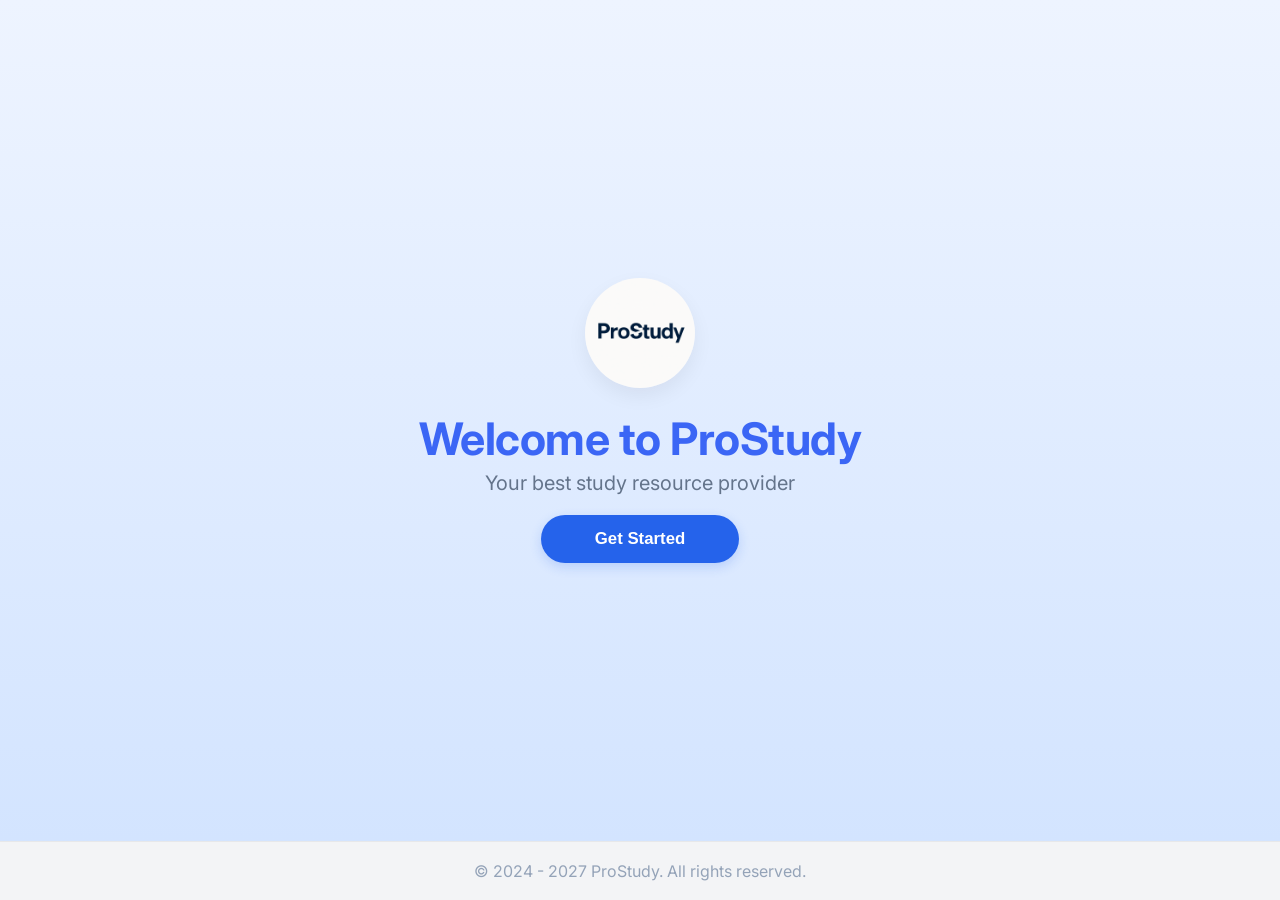
<file: landing.html>
<!DOCTYPE html>
<html lang="en">
<head>
    <meta charset="UTF-8">
    <meta name="viewport" content="width=device-width, initial-scale=1.0, maximum-scale=1.0, user-scalable=no">
    <meta name="description" content="ProStudy is an independently maintained school website created by Mohammed Hassan Nuri for classmates. It shares school announcements, assignments, notes, files, schedules, exam questions and answers, and revision quizzes based on information from the school community.">
    <meta name="keywords" content="ProStudy, Mohammed Hassan Nuri">
    <meta name="author" content="Mohammed Hassan Nuri">
    <meta property="og:title" content="ProStudy - Resource Provider">
    <meta property="og:description" content="ProStudy is an independently maintained school website created by Mohammed Hassan Nuri for classmates. It shares school announcements, assignments, notes, files, schedules, exam questions and answers, and revision quizzes based on information from the school community.">
    <meta property="og:image" content="https://hassan4082827.github.io/ProStudy/assets/main.png">
    <meta property="og:url" content="https://hassan4082827.github.io/ProStudy/">
    <meta property="og:type" content="website">
    <meta name="twitter:card" content="summary_large_image">
    <meta name="twitter:title" content="ProStudy - Resource Provider">
    <meta name="twitter:description" content="ProStudy is an independently maintained school website created by Mohammed Hassan Nuri for classmates. It shares school announcements, assignments, notes, files, schedules, exam questions and answers, and revision quizzes based on information from the school community.">
    <meta name="twitter:image" content="https://hassan4082827.github.io/ProStudy/assets/main.png">
    <title>ProStudy</title>
    <link href="https://fonts.googleapis.com/css2?family=Inter:wght@400;600;700&display=swap" rel="stylesheet">
    <link rel="icon" type="image/x-icon" href="assets/favicon.ico">
    <link rel="apple-touch-icon" href="assets/apple-touch-icon.png">
    <link rel="canonical" href="https://hassan4082827.github.io/ProStudy/">
    <style>
        :root {
            --bg-top: #eef4ff;
            --bg-bottom: #d1e3ff;
            --brand-blue: #3b66f5;
            --button-blue: #2563eb;
            --text-sub: #64748b;
            --footer-bg: #f3f4f6;
            --page-text: #1e293b;
            --logo-shadow: rgba(0, 0, 0, 0.06);
        }

        body.dark-mode {
            --bg-top: #020817;
            --bg-bottom: #0f172a;
            --brand-blue: #60a5fa;
            --button-blue: #3b82f6;
            --text-sub: #cbd5e1;
            --footer-bg: #0b1220;
            --page-text: #e2e8f0;
            --logo-shadow: rgba(0, 0, 0, 0.35);
        }

        * {
            margin: 0;
            padding: 0;
            box-sizing: border-box;
            -webkit-tap-highlight-color: transparent;
        }

        body {
            font-family: 'Inter', sans-serif;
            height: 100dvh;
            display: flex;
            flex-direction: column;
            background: linear-gradient(180deg, var(--bg-top) 0%, var(--bg-bottom) 100%);
            color: var(--page-text);
            overflow: hidden;
            transition: background 0.2s ease, color 0.2s ease;
        }

        .hero {
            flex: 1;
            display: flex;
            flex-direction: column;
            justify-content: center;
            align-items: center;
            text-align: center;
            padding: 20px;
        }

        .logo-img {
            width: clamp(75px, 20vw, 110px); 
            height: auto;
            margin-bottom: clamp(0.8rem, 3vh, 1.5rem); 
            border-radius: 50%;
            display: block;
            box-shadow: 0 8px 20px var(--logo-shadow);
        }

        h1 {
            font-size: clamp(1.4rem, 7vw, 2.8rem); 
            color: var(--brand-blue);
            margin-bottom: 0.3rem;
            font-weight: 700;
            letter-spacing: -0.5px;
            white-space: nowrap;
        }

        p.tagline {
    font-size: clamp(0.85rem, 3.5vw, 1.25rem);
    color: var(--text-sub);
    margin-bottom: clamp(0.9rem, 2.2vh, 1.4rem);
    font-weight: 400;
    white-space: nowrap;
}

        .btn {
            background-color: var(--button-blue);
            color: white;
            padding: 14px 54px;
            font-size: clamp(0.9rem, 3vw, 1.05rem);
            font-weight: 600;
            border-radius: 50px;
            border: none;
            cursor: pointer;
            box-shadow: 0 4px 12px rgba(37, 99, 235, 0.2);
            transition: transform 0.1s;
        }

        .btn:active {
            transform: scale(0.96);
        }

        footer {
            background-color: var(--footer-bg);
            padding: 1.2rem;
            text-align: center;
            font-size: clamp(0.7rem, 2.5vw, 1rem); 
            color: #94a3b8;
            border-top: 1px solid rgba(0,0,0,0.05);
            white-space: nowrap;
        }

        body.dark-mode footer {
            border-top-color: rgba(148, 163, 184, 0.15);
        }

        @media (max-width: 480px) {
            .hero { padding-bottom: 5vh; }
            .btn { width: 70%; min-width: 200px; padding: 12px 0; }
        }
    </style>
</head>
<body>

    <main class="hero">
        <img src="assets/main.png" alt="ProStudy Logo" class="logo-img">
        
        <h1>Welcome to ProStudy</h1>
        <p class="tagline">Your best study resource provider</p>
        
        <button id="landing-cta" class="btn">Get Started</button>
    </main>

    <footer>
        &copy; 2024 - 2027 ProStudy. All rights reserved.
    </footer>

    <script>
        const LANDING_STORAGE_KEY = 'prostudy_landing_seen';
        const DASHBOARD_PATH = 'dashboard.html';

        if (localStorage.getItem(LANDING_STORAGE_KEY) === 'true') {
            window.location.replace(DASHBOARD_PATH);
        }

        const button = document.getElementById('landing-cta');
        button.addEventListener('click', () => {
            localStorage.setItem(LANDING_STORAGE_KEY, 'true');
            window.location.replace(DASHBOARD_PATH);
        });

        const THEME_STORAGE_KEY = 'prostudy_theme';

        function resolveEffectiveTheme(theme) {
            if (theme === 'dark') return 'dark';
            if (theme === 'light') return 'light';
            return window.matchMedia && window.matchMedia('(prefers-color-scheme: dark)').matches ? 'dark' : 'light';
        }

        function applyLandingTheme(theme) {
            const normalizedTheme = (theme === 'dark' || theme === 'light' || theme === 'system') ? theme : 'system';
            const effectiveTheme = resolveEffectiveTheme(normalizedTheme);
            document.body.classList.toggle('dark-mode', effectiveTheme === 'dark');
            localStorage.setItem(THEME_STORAGE_KEY, normalizedTheme);
        }

        function initializeLandingTheme() {
            const savedTheme = localStorage.getItem(THEME_STORAGE_KEY) || 'system';
            applyLandingTheme(savedTheme);

            const mediaQuery = window.matchMedia('(prefers-color-scheme: dark)');
            const updateIfSystem = () => {
                if ((localStorage.getItem(THEME_STORAGE_KEY) || 'system') === 'system') {
                    applyLandingTheme('system');
                }
            };

            if (typeof mediaQuery.addEventListener === 'function') {
                mediaQuery.addEventListener('change', updateIfSystem);
            } else if (typeof mediaQuery.addListener === 'function') {
                mediaQuery.addListener(updateIfSystem);
            }
        }

        initializeLandingTheme();
    </script>

</body>
</html>
</file>
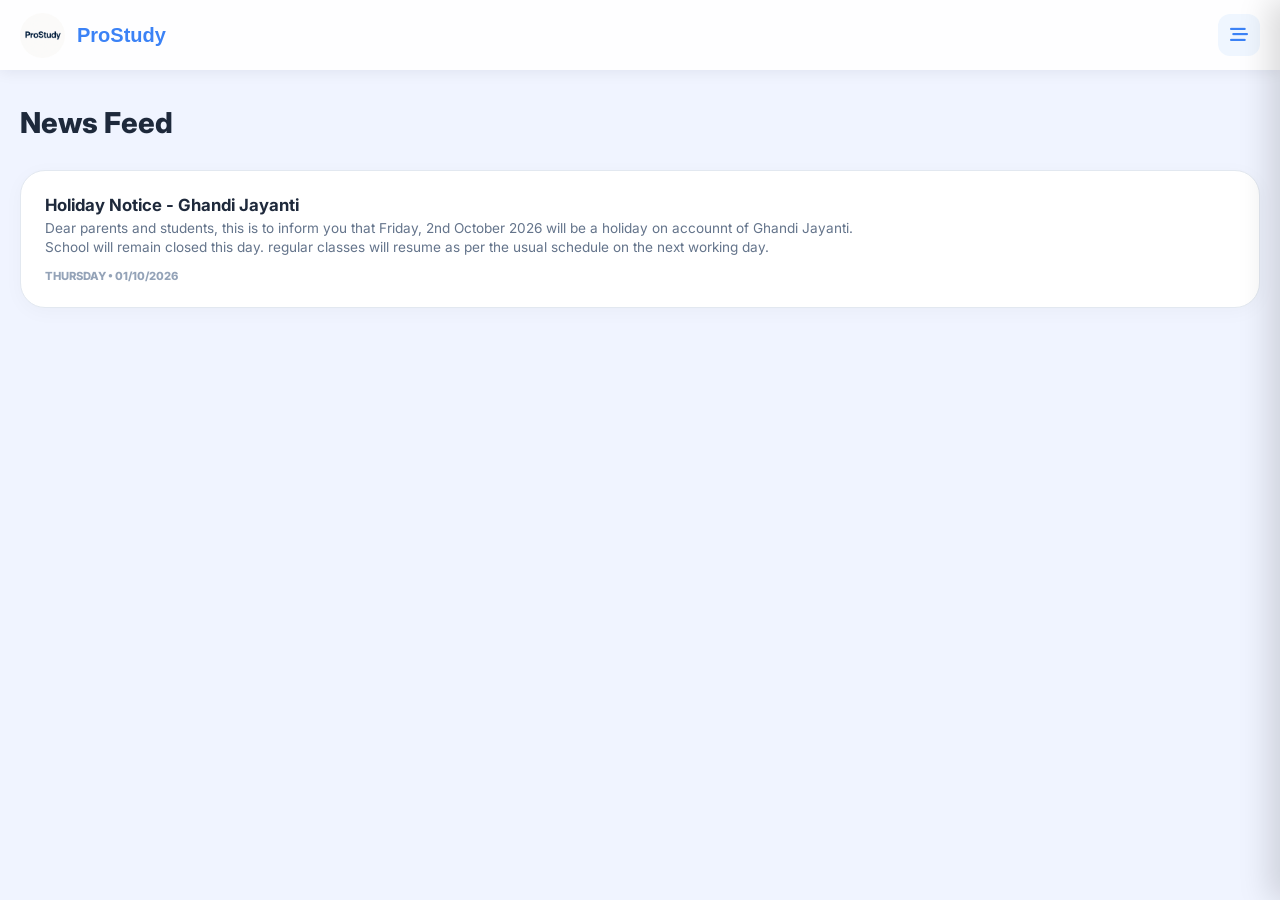
<file: news.html>
<!DOCTYPE html>
<html lang="en">
<head>
    <meta charset="UTF-8">
    <meta name="viewport" content="width=device-width, initial-scale=1.0, maximum-scale=1.0, user-scalable=no">
    <meta name="description" content="Your best Study schedule provider">
    <title>ProStudy | News Feed</title>
    <link rel="stylesheet" href="https://cdnjs.cloudflare.com/ajax/libs/font-awesome/6.5.2/css/all.min.css">
    <link href="https://fonts.googleapis.com/css2?family=Inter:wght@400;600;800&display=swap" rel="stylesheet">
    <link rel="stylesheet" href="interface/style.css">
    <link rel="icon" type="image/x-icon" href="assets/favicon.ico">
    <link rel="apple-touch-icon" href="assets/apple-touch-icon.png">
    <style>
        .card-date { margin-top: 12px; font-size: 0.7rem; font-weight: 800; color: #94a3b8; text-transform: uppercase; }
        .empty-state {
            text-align: center;
            color: #94a3b8;
            font-weight: 600;
            padding: 40px 0;
        }
    </style>
</head>
<body>

    <div class="overlay" id="overlay" onclick="toggleMenu()"></div>

    <header class="top-container">
        <div class="logo-area">
            <img src="assets/main.png" class="logo-img">
            <h2>ProStudy</h2>
        </div>
        <button id="ls-open" onclick="toggleMenu()">
            <i class="fa fa-bars-staggered"></i>
        </button>
    </header>

    <nav id="ls">
        <button id="ls-close" onclick="toggleMenu()">
            <i class="fa fa-xmark"></i>
        </button>
        <ul>
            <li><a href="dashboard.html"><i class="fa fa-house"></i> Home</a></li>
            <li><a href="news.html" class="active"><i class="fa fa-newspaper"></i> News Feed</a></li>
            <li><a href="homework.html"><i class="fa fa-book-bookmark"></i> Homework</a></li>
            <li><a href="request.html"><i class="fa fa-paper-plane"></i> Request</a></li>
            <li><a href="quickquiz.html"><i class="fa fa-bolt"></i> QuickQuiz</a></li>
            <li><a href="appstore.html"><i class="fa fa-store"></i> App Store</a></li>
            <li><a href="about.html"><i class="fa fa-gear"></i> About</a></li>
        </ul>
    </nav>

    <main class="main-content">
        <h1 class="greeting-h1">News Feed</h1>

        <div class="nav-card">
            <div class="info">
                <h3>Holiday Notice - Ghandi Jayanti</h3>
                <p>Dear parents and students, this is to inform you that Friday, 2nd October 2026 will be a holiday on accounnt of Ghandi Jayanti.</p>
                <p>School will remain closed this day. regular classes will resume as per the usual schedule on the next working day.</p>
                <div class="card-date">Thursday • 01/10/2026</div>
            </div>
        </div>

    </main>

    <script src="interactivity/script.js"></script>

</body>
</html>
</file>
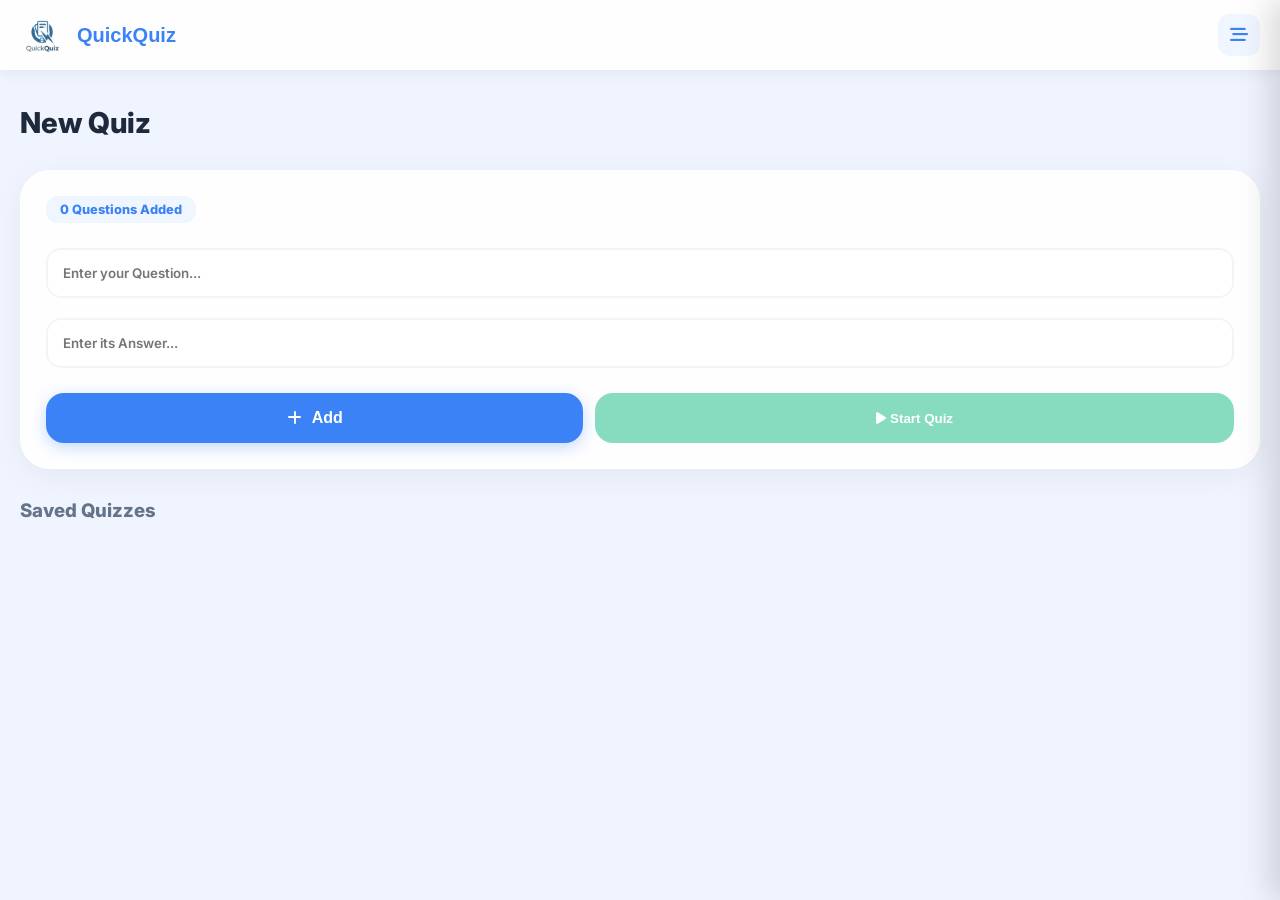
<file: quickquiz.html>
<!DOCTYPE html>
<html lang="en">
<head>
    <meta charset="UTF-8">
    <meta name="viewport" content="width=device-width, initial-scale=1.0, maximum-scale=1.0, user-scalable=no">
    <title>ProStudy | QuickQuiz</title>
    <meta name="description" content="ProStudy is an independently maintained school website created by Mohammed Hassan Nuri for classmates. It shares school announcements, assignments, notes, files, schedules, exam questions and answers, and revision quizzes based on information from the school community.">
    <meta name="keywords" content="ProStudy, Mohammed Hassan Nuri">
    <meta name="author" content="Mohammed Hassan Nuri">
    <meta property="og:title" content="ProStudy | QuickQuiz">
    <meta property="og:description" content="ProStudy is an independently maintained school website created by Mohammed Hassan Nuri for classmates. It shares school announcements, assignments, notes, files, schedules, exam questions and answers, and revision quizzes based on information from the school community.">
    <meta property="og:image" content="https://hassan4082827.github.io/ProStudy/assets/main.png">
    <meta property="og:url" content="https://hassan4082827.github.io/ProStudy/quickquiz.html">
    <meta property="og:type" content="website">
    <meta name="twitter:card" content="summary_large_image">
    <meta name="twitter:title" content="ProStudy | QuickQuiz">
    <meta name="twitter:description" content="ProStudy is an independently maintained school website created by Mohammed Hassan Nuri for classmates. It shares school announcements, assignments, notes, files, schedules, exam questions and answers, and revision quizzes based on information from the school community.">
    <meta name="twitter:image" content="https://hassan4082827.github.io/ProStudy/assets/main.png">
    <link rel="canonical" href="https://hassan4082827.github.io/ProStudy/quickquiz.html" />
    
    <link rel="stylesheet" href="https://cdnjs.cloudflare.com/ajax/libs/font-awesome/6.5.2/css/all.min.css">
    <link href="https://fonts.googleapis.com/css2?family=Inter:wght@400;600;800&display=swap" rel="stylesheet">
    <link rel="stylesheet" href="interface/style.css"> 
    
    <style>
        .hidden { display: none; }
        
        /* Premium Button Styles */
        .qq-btn-primary {
            background: var(--brand-blue, #3b82f6);
            color: white;
            border: none;
            padding: 16px;
            border-radius: 18px;
            font-weight: 800;
            font-size: 1rem;
            width: 100%;
            box-shadow: 0 4px 15px rgba(59, 130, 246, 0.3);
            transition: 0.2s cubic-bezier(0.4, 0, 0.2, 1);
            display: flex;
            justify-content: center;
            align-items: center;
            gap: 10px;
        }
        .qq-btn-primary:active { transform: scale(0.95); opacity: 0.9; }

        .qq-btn-success {
            background: #10b981;
            color: white;
            border: none;
            padding: 16px;
            border-radius: 18px;
            font-weight: 800;
            opacity: 0.5;
            transition: 0.3s;
        }

        /* Quiz Specific UI */
        .qq-card {
            background: rgba(255, 255, 255, 0.9);
            backdrop-filter: blur(10px);
            padding: 25px;
            border-radius: 30px;
            border: 1px solid rgba(255, 255, 255, 0.5);
            box-shadow: 0 8px 32px rgba(0, 0, 0, 0.05);
            margin-bottom: 20px;
        }

        body.dark-mode .qq-card {
            background: rgba(15, 23, 42, 0.9);
            border-color: rgba(148, 163, 184, 0.18);
            box-shadow: 0 12px 30px rgba(0, 0, 0, 0.28);
        }

        .qq-input {
            width: 100%;
            padding: 15px;
            margin: 10px 0;
            border: 2px solid #f1f5f9;
            border-radius: 15px;
            outline: none;
            font-family: 'Inter', sans-serif;
            font-weight: 600;
            transition: 0.2s;
        }
        .qq-input:focus { border-color: var(--brand-blue); background: #f8fafc; }

        body.dark-mode .qq-input {
            background: #0f172a;
            border-color: #334155;
            color: #e2e8f0;
        }

        body.dark-mode .qq-input:focus {
            background: #111827;
            border-color: var(--brand-blue);
        }

        .qq-badge {
            background: #eff6ff;
            color: var(--brand-blue);
            padding: 6px 14px;
            border-radius: 12px;
            font-weight: 800;
            font-size: 0.8rem;
            margin-bottom: 15px;
            display: inline-block;
        }

        body.dark-mode .qq-badge {
            background: rgba(96, 165, 250, 0.12);
            color: #bfdbfe;
        }

        body.dark-mode #history-view h3 {
            color: #cbd5e1;
        }
    </style>
</head>
<body>

    <div class="overlay" id="overlay" onclick="toggleMenu()"></div>

    <header class="top-container">
      <div class="logo-area">
          <img src="assets/QuickQuiz.png" class="logo-img" alt="QuickQuiz logo">
          <h2>QuickQuiz</h2>
      </div>
      <button id="ls-open" onclick="toggleMenu()" aria-label="Open menu"><i class="fa fa-bars-staggered"></i></button>
    </header>

    <nav id="ls">
      <button id="ls-close" onclick="toggleMenu()" aria-label="Close menu"><i class="fa fa-xmark"></i></button>
      <ul>
        <li><a href="dashboard.html"><i class="fa fa-house"></i> Home</a></li>
        <li><a href="news.html"><i class="fa fa-newspaper"></i> News Feed</a></li>
        <li><a href="homework.html"><i class="fa fa-book-bookmark"></i> Homework</a></li>
        <li><a href="request.html"><i class="fa fa-paper-plane"></i> Request</a></li>
        <li><a href="quickquiz.html" class="active"><i class="fa fa-bolt"></i> QuickQuiz</a></li>
        <li><a href="appstore.html"><i class="fa fa-store"></i> App Store</a></li>
        <li><a href="about.html"><i class="fa fa-gear"></i> About</a></li>
      </ul>
    </nav>

    <main class="main-content">
        <section id="setup-view">
            <h1 class="greeting-h1">New Quiz</h1>
            <div class="qq-card">
                <div id="q-count" class="qq-badge">0 Questions Added</div>
                <input type="text" id="q-in" class="qq-input" placeholder="Enter your Question...">
                <input type="text" id="a-in" class="qq-input" placeholder="Enter its Answer...">
                
                <div style="display:flex; gap:12px; margin-top:15px;">
                    <button class="qq-btn-primary" style="flex:1;" onclick="addQ()">
                        <i class="fa fa-plus"></i> Add
                    </button>
                    <button id="go-btn" class="qq-btn-success" style="flex:1.2;" onclick="finalStart()" disabled>
                        <i class="fa fa-play"></i> Start Quiz
                    </button>
                </div>
            </div>
        </section>

        <section id="play-view" class="hidden">
            <h1 class="greeting-h1">Solve Quiz</h1>
            <div id="questions-list"></div>
            <button class="qq-btn-primary" style="margin-top: 20px;" onclick="checkResults()">
                Submit All Answers
            </button>
        </section>

        <section id="result-view" class="hidden" style="text-align: center;">
            <div class="qq-card">
                <div class="icon-sq bg-purple" style="margin: 0 auto 15px auto;"><i class="fa fa-award"></i></div>
                <h2 id="res-score" style="font-weight: 800; margin-bottom: 20px;"></h2>
                <button class="qq-btn-primary" onclick="location.reload()">Finish</button>
            </div>
        </section>

        <section id="history-view">
            <h3 style="margin: 30px 0 15px 0; font-weight: 800; color:#64748b;">Saved Quizzes</h3>
            <div id="history-list" class="stack"></div>
        </section>
    </main>

    <script src="interactivity/script.js"></script>

    <script>
        let questions = [];

        function addQ() {
            const q = document.getElementById('q-in'), a = document.getElementById('a-in');
            if(q.value.trim() && a.value.trim()){
                questions.push({ q: q.value, a: a.value.toLowerCase().trim() });
                q.value = ""; a.value = ""; q.focus();
                document.getElementById('q-count').innerText = `${questions.length} Questions Added`;
                const btn = document.getElementById('go-btn');
                btn.disabled = false; btn.style.opacity = "1";
            }
        }

        function finalStart() {
            // FIX: Changed AndroidBridge to ProStudyApp
            if(typeof ProStudyApp !== "undefined") {
                ProStudyApp.saveFullQuiz(JSON.stringify(questions));
            }
            renderQuiz(questions);
        }

        function renderQuiz(data) {
            const safeData = Array.isArray(data) ? data : [];
            questions = safeData;
            document.getElementById('setup-view').classList.add('hidden');
            document.getElementById('history-view').classList.add('hidden');
            document.getElementById('play-view').classList.remove('hidden');
            const list = document.getElementById('questions-list');
            list.innerHTML = "";
            questions.forEach((item, i) => {
                const wrapper = document.createElement('div');
                wrapper.className = 'qq-card';

                const prompt = document.createElement('p');
                prompt.style.fontWeight = '800';
                prompt.style.marginBottom = '10px';
                prompt.style.fontSize = '1.1rem';
                prompt.textContent = `Q${i + 1}: ${item.q}`;

                const input = document.createElement('input');
                input.type = 'text';
                input.className = 'ans-field';
                input.dataset.idx = String(i);
                input.style.width = '100%';
                input.style.padding = '14px';
                input.style.borderRadius = '15px';
                input.style.border = '2px solid #f1f5f9';
                input.style.outline = 'none';
                input.placeholder = 'Your Answer...';

                wrapper.appendChild(prompt);
                wrapper.appendChild(input);
                list.appendChild(wrapper);
            });
        }

        function checkResults() {
            if (!Array.isArray(questions) || questions.length === 0) return;

            let score = 0;
            document.querySelectorAll('.ans-field').forEach(inp => {
                const idx = Number(inp.dataset.idx);
                if (!questions[idx]) return;
                if (inp.value.toLowerCase().trim() === questions[idx].a) score++;
            });
            document.getElementById('play-view').classList.add('hidden');
            document.getElementById('result-view').classList.remove('hidden');
            document.getElementById('res-score').textContent = `Score: ${score} / ${questions.length}`;
        }

        // FIX: Updated to fetch data from ProStudyApp automatically
        function loadHistory() {
            if(typeof ProStudyApp !== "undefined") {
                let json = ProStudyApp.loadAllQuizzes();
                if(json && json !== "[]") {
                    try {
                        const container = document.getElementById('history-list');
                        container.innerHTML = "";
                        const data = JSON.parse(json);
                        if (!Array.isArray(data)) return;

                        data.forEach((item, i) => {
                            let qData = (typeof item.data === 'string') ? JSON.parse(item.data) : item.data;
                            if (!Array.isArray(qData)) return;

                            const div = document.createElement('div');
                            div.className = "border-wrapper";

                            const card = document.createElement('div');
                            card.className = "nav-card";

                            const iconWrap = document.createElement('div');
                            iconWrap.className = "icon-sq bg-blue";
                            const icon = document.createElement('i');
                            icon.className = "fa fa-bolt";
                            iconWrap.appendChild(icon);

                            const info = document.createElement('div');
                            info.className = "info";
                            const title = document.createElement('h3');
                            title.textContent = `Quiz Set #${data.length - i}`;
                            const subtitle = document.createElement('p');
                            subtitle.textContent = `${qData.length} Questions`;
                            info.appendChild(title);
                            info.appendChild(subtitle);

                            card.appendChild(iconWrap);
                            card.appendChild(info);
                            div.appendChild(card);
                            div.onclick = () => renderQuiz(qData);
                            container.appendChild(div);
                        });
                    } catch (error) {
                        console.warn('Unable to parse saved quizzes:', error);
                    }
                }
            } else {
                setTimeout(loadHistory, 500);
            }
        }

        // Start loading history on page load
        loadHistory();
    </script>
</body>
</html>
</file>
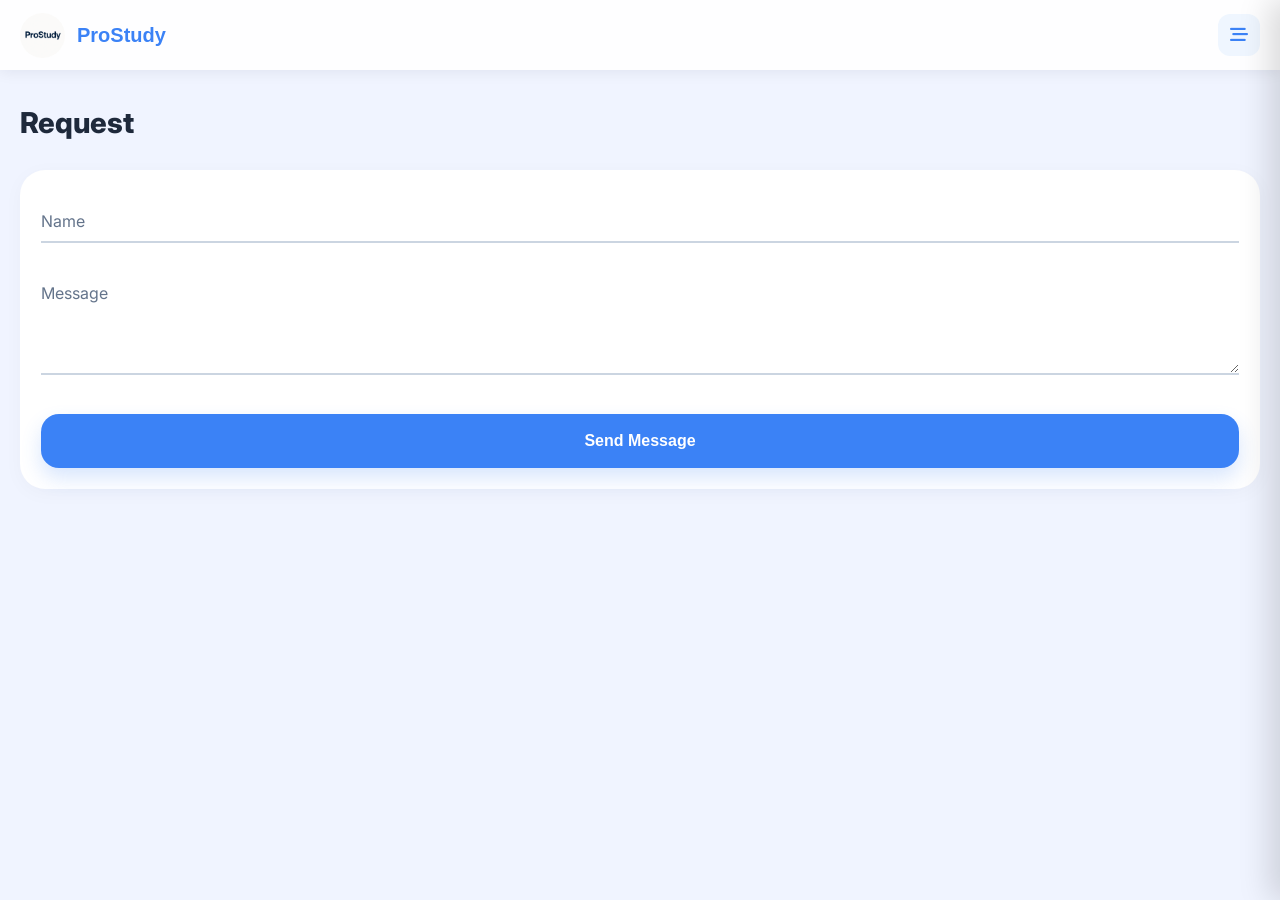
<file: request.html>
<!DOCTYPE html>
<html lang="en">
<head>
    <meta charset="UTF-8">
    <meta name="viewport" content="width=device-width, initial-scale=1.0, maximum-scale=1.0, user-scalable=no">
    <meta name="description" content="ProStudy is an independently maintained school website created by Mohammed Hassan Nuri for classmates. It shares school announcements, assignments, notes, files, schedules, exam questions and answers, and revision quizzes based on information from the school community.">
    <meta name="keywords" content="ProStudy, Mohammed Hassan Nuri">
    <meta name="author" content="Mohammed Hassan Nuri">
    <meta property="og:title" content="ProStudy | Request">
    <meta property="og:description" content="ProStudy is an independently maintained school website created by Mohammed Hassan Nuri for classmates. It shares school announcements, assignments, notes, files, schedules, exam questions and answers, and revision quizzes based on information from the school community.">
    <meta property="og:image" content="https://hassan4082827.github.io/ProStudy/assets/main.png">
    <meta property="og:url" content="https://hassan4082827.github.io/ProStudy/request.html">
    <meta property="og:type" content="website">
    <meta name="twitter:card" content="summary_large_image">
    <meta name="twitter:title" content="ProStudy | Request">
    <meta name="twitter:description" content="ProStudy is an independently maintained school website created by Mohammed Hassan Nuri for classmates. It shares school announcements, assignments, notes, files, schedules, exam questions and answers, and revision quizzes based on information from the school community.">
    <meta name="twitter:image" content="https://hassan4082827.github.io/ProStudy/assets/main.png">
    <title>ProStudy | Request</title>
    <link rel="stylesheet" href="https://cdnjs.cloudflare.com/ajax/libs/font-awesome/6.5.2/css/all.min.css">
    <link href="https://fonts.googleapis.com/css2?family=Inter:wght@400;600;700;800&display=swap" rel="stylesheet">
    <link rel="stylesheet" href="interface/style.css">
    <link rel="icon" type="image/x-icon" href="assets/favicon.ico">
    <link rel="apple-touch-icon" href="assets/apple-touch-icon.png">
    <link rel="canonical" content="https://hassan4082827.github.io/ProStudy/request.html">
    <style>
        :root {
            --text-sub: #64748b;
            --input-border: #cbd5e1;
        }

        .request-form-container {
            background: white;
            border-radius: 25px;
            padding: 30px 20px 20px 20px; 
            box-shadow: 0 4px 20px rgba(0,0,0,0.03);
            border: 1px solid rgba(255,255,255,0.7);
        }

        body.dark-mode .request-form-container {
            background: #111827;
            border-color: #334155;
            box-shadow: 0 12px 30px rgba(0,0,0,0.28);
        }

        .input-wrap { position: relative; margin-bottom: 30px; }

        .input-wrap input, 
        .input-wrap textarea {
            width: 100%;
            padding: 10px 0;
            border: none;
            border-bottom: 2px solid var(--input-border);
            background: transparent;
            font-size: 1rem;
            color: var(--text-main);
            font-family: inherit;
            outline: none;
            transition: 0.3s cubic-bezier(0.4, 0, 0.2, 1);
        }

        body.dark-mode .input-wrap input,
        body.dark-mode .input-wrap textarea {
            color: #e2e8f0;
            border-bottom-color: #475569;
        }

        .input-wrap input:focus, 
        .input-wrap textarea:focus { border-color: var(--brand-blue); }

        .input-wrap label {
            position: absolute;
            top: 10px;
            left: 0;
            color: var(--text-sub);
            font-size: 1rem;
            pointer-events: none;
            transition: 0.3s cubic-bezier(0.4, 0, 0.2, 1);
        }

        .input-wrap input:focus + label,
        .input-wrap input:not(:placeholder-shown) + label,
        .input-wrap textarea:focus + label,
        .input-wrap textarea:not(:placeholder-shown) + label {
            top: -20px;
            font-size: 0.75rem;
            color: var(--brand-blue);
            font-weight: 700;
        }

        .input-wrap input::placeholder, 
        .input-wrap textarea::placeholder { color: transparent; }

        .send-btn { 
            background: var(--brand-blue); 
            color: white; 
            border: none; 
            padding: 18px; 
            border-radius: 18px; 
            font-weight: 800; 
            width: 100%; 
            margin-top: 5px; 
            font-size: 1rem;
            box-shadow: 0 10px 20px rgba(59, 130, 246, 0.2); 
            cursor: pointer;
            transition: transform 0.1s;
        }

        .send-btn:active { transform: scale(0.98); }
    </style>
</head>
<body>

    <div class="overlay" id="overlay" onclick="toggleMenu()"></div>

    <header class="top-container">
        <div class="logo-area">
            <img src="assets/main.png" class="logo-img">
            <h2>ProStudy</h2>
        </div>
        <button id="ls-open" onclick="toggleMenu()"><i class="fa fa-bars-staggered"></i></button>
    </header>

    <nav id="ls">
        <button id="ls-close" onclick="toggleMenu()"><i class="fa fa-xmark"></i></button>
        <ul>
            <li><a href="dashboard.html"><i class="fa fa-house"></i> Home</a></li>
            <li><a href="news.html"><i class="fa fa-newspaper"></i> News</a></li>
            <li><a href="homework.html"><i class="fa fa-book-bookmark"></i> Homework</a></li>
            <li><a href="request.html" class="active"><i class="fa fa-paper-plane"></i> Request</a></li>
            <li><a href="quickquiz.html"><i class="fa fa-bolt"></i> QuickQuiz</a></li>
            <li><a href="appstore.html"><i class="fa fa-store"></i> App Store</a></li>
            <li><a href="about.html"><i class="fa fa-gear"></i> About</a></li>
        </ul>
    </nav>

    <main class="main-content">
        <h1 class="greeting-h1">Request</h1>
        
        <form class="request-form-container" action="https://formsubmit.co/ajax/2350259b2e67e0666d25a33e4f1fb661" method="POST">
            
            <!-- 🛡️ Anti-bot honeypot -->
            <input type="text" name="_honey" style="display:none">

            <!-- 🛡️ Disable captcha -->
            <input type="hidden" name="_captcha" value="false">

            <!-- 🛡️ Better formatting -->
            <input type="hidden" name="_template" value="table">

            <div class="input-wrap">
                <input type="text" id="req-name" name="name" placeholder="Name" required>
                <label>Name</label>
            </div>

            <div class="input-wrap">
                <textarea id="req-msg" name="message" rows="4" placeholder="Message" required></textarea>
                <label>Message</label>
            </div>

            <button type="submit" class="send-btn">Send Message</button>
        </form>
    </main>

    <script>
        window.onload = () => {
            const savedName = localStorage.getItem('prostudy_user');
            if (savedName) {
                const nameInput = document.getElementById('req-name');
                nameInput.value = savedName;
            }
        };
    </script>
    <script src="interactivity/script.js"></script>
</body>
</html>
</file>
<file: interface/style.css>
:root {
    --brand-blue: #3b82f6;
    --bg-light: #f0f4ff;
    --bg-strong: #e9efff;
    --text-main: #1e293b;
    --text-muted: #64748b;
    --glass: rgba(255, 255, 255, 0.85);
    --panel: rgba(255, 255, 255, 0.9);
    --panel-strong: #ffffff;
    --panel-alt: #ffffff;
    --border: #e2e8f0;
    --shadow: rgba(15, 23, 42, 0.08);
    --header-bg: #eef3ff;
}

body.dark-mode {
    --brand-blue: #60a5fa;
    --bg-light: #020817;
    --bg-strong: #0f172a;
    --text-main: #e2e8f0;
    --text-muted: #94a3b8;
    --glass: rgba(15, 23, 42, 0.8);
    --panel: rgba(15, 23, 42, 0.88);
    --panel-strong: #111827;
    --panel-alt: #0f172a;
    --border: #334155;
    --shadow: rgba(2, 6, 23, 0.55);
    --header-bg: #0b1120;
}

* { 
    box-sizing: border-box; 
    margin: 0; 
    padding: 0; 
    -webkit-tap-highlight-color: transparent; 
}

body {
    font-family: 'Inter', sans-serif;
    background-color: var(--bg-light);
    background-image: radial-gradient(#d1dbff 0.5px, transparent 0.5px);
    background-size: 20px 20px;
    background-attachment: fixed;
    color: var(--text-main);
    min-height: 100vh;
    transition: background-color 0.2s ease, color 0.2s ease;
}

body.dark-mode {
    background-image: radial-gradient(#1e293b 0.5px, transparent 0.5px);
}

.top-container {
    background-color: var(--panel);
    backdrop-filter: blur(1.5px);
    -webkit-backdrop-filter: blur(1.5px);
    display: flex;
    justify-content: space-between;
    align-items: center;
    height: 70px;
    padding: 0 20px;
    box-shadow: 0 1px 15px var(--shadow);
    position: sticky;
    top: 0;
    z-index: 100;
    font-family: Arial, sans-serif;
}

.logo-area { display: flex; align-items: center; gap: 12px; }

.logo-img {
    width: 45px;
    height: 45px;
    border-radius: 50%;
    object-fit: cover;
    border: none;
}

.logo-area h2 {
    font-size: 1.25rem;
    color: var(--brand-blue);
    font-weight: 800;
    font-family: Arial, sans-serif;
}

#ls-open {
    border: none;
    background: #eff6ff;
    color: var(--brand-blue);
    width: 42px;
    height: 42px;
    border-radius: 12px;
    font-size: 18px;
    cursor: pointer;
}

/* SIDE MENU DESIGN */
#ls {
    background: var(--panel-strong);
    position: fixed;
    top: 0;
    right: 0;
    width: 260px;
    height: 100%;
    padding: 25px;
    z-index: 200;
    box-shadow: -10px 0 30px rgba(0,0,0,0.15);
    border-left: 1px solid var(--border);
    transform: translateX(260px);
    will-change: transform;
}

#ls-close {
    border: none;
    background: rgba(0,0,0,0.05);
    width: 40px;
    height: 40px;
    border-radius: 12px;
    margin-bottom: 30px;
    cursor: pointer;
}

#ls ul { list-style: none; }
#ls li { margin-bottom: 12px; }

#ls a {
    text-decoration: none;
    color: var(--text-muted);
    font-weight: 600;
    display: flex;
    align-items: center;
    gap: 15px;
    padding: 14px;
    border-radius: 15px;
    transition: background 0.2s, color 0.2s;
}

#ls a.active {
    background: var(--brand-blue);
    color: white;
}

/* 💎 OVERLAY */
.overlay {
    position: fixed;
    top: 0;
    left: 0;
    width: 100%;
    height: 100%;
    background: rgba(15, 23, 42, 0.4); 
    backdrop-filter: blur(0px);
    -webkit-backdrop-filter: blur(0px);
    opacity: 0;
    display: none;
    z-index: 150;
    transition: opacity 0.3s ease, backdrop-filter 0.3s ease, -webkit-backdrop-filter 0.3s ease;
    will-change: opacity, backdrop-filter;
}

.overlay.active {
    display: block;
    opacity: 1;
    backdrop-filter: blur(1.5px);
    -webkit-backdrop-filter: blur(1.5px);
}

.main-content { padding: 35px 20px; }

.greeting-h1 {
    font-size: 1.8rem;
    font-weight: 800;
    margin-bottom: 30px;
}

.stack {
    display: flex;
    flex-direction: column;
    gap: 18px;
}

.nav-card {
    background: var(--panel-alt);
    padding: 24px;
    border-radius: 25px;
    display: flex;
    align-items: center;
    text-decoration: none;
    color: inherit;
    box-shadow: 0 4px 20px rgba(0,0,0,0.03);
    border: 1px solid var(--border);
    transition: transform 0.1s ease;
    position: relative;
}

.nav-card:active { transform: scale(0.96); }

/* 🛠️ FIXED: EXACT BOX SIZE AND TINT PROPERTIES */
.icon-sq {
    flex-shrink: 0;          /* THE FIX: Stops long text from resizing/squishing the icon */
    width: 48px;             /* Enforces fixed pixel width */
    height: 48px;            /* Enforces fixed pixel height */
    border-radius: 14px;
    display: flex;
    justify-content: center;
    align-items: center;
    font-size: 1.2rem;
    margin-right: 18px;
    color: #ffffff !important; /* Forces the inner icon graphic to always stay crisp white */
}

.subject-trigger {
    position: relative;
    display: inline-flex;
    align-items: center;
    z-index: 2;
    margin-right: 18px;
}

.subject-icon-button {
    border: none;
    background: transparent;
    padding: 0;
    cursor: pointer;
    display: inline-flex;
    align-items: center;
    justify-content: center;
    border-radius: 14px;
    width: 48px;
    height: 48px;
}

.subject-icon-button .icon-sq {
    margin-right: 0;
    width: 48px;
    height: 48px;
}

.subject-overlay {
    position: absolute;
    left: calc(100% + 10px);
    top: -16px;
    opacity: 0;
    visibility: hidden;
    pointer-events: none;
    display: flex;
    align-items: center;
    gap: 8px;
    background: rgba(255, 255, 255, 0.82);
    border: 1px solid rgba(148, 163, 184, 0.25);
    border-radius: 12px;
    box-shadow: 0 16px 28px rgba(15, 23, 42, 0.18);
    padding: 8px 10px;
    transition: opacity 0.18s ease, visibility 0.18s ease;
    backdrop-filter: blur(9px);
    -webkit-backdrop-filter: blur(9px);
    z-index: 25;
    white-space: nowrap;
}

.subject-trigger.open .subject-overlay {
    opacity: 1;
    visibility: visible;
    pointer-events: auto;
}

.subject-action {
    border: none;
    border-radius: 10px;
    font-weight: 700;
    font-size: 0.8rem;
    padding: 8px 12px;
    cursor: pointer;
    transition: transform 0.15s ease, filter 0.15s ease;
    display: inline-flex;
    align-items: center;
    justify-content: center;
    gap: 6px;
    min-width: 96px;
}

.subject-action:active {
    transform: scale(0.98);
}

.subject-action.download-btn {
    background: linear-gradient(135deg, #2563eb, #3b82f6);
    color: #fff;
    box-shadow: 0 8px 16px rgba(37, 99, 235, 0.2);
}

.subject-action.cancel-btn {
    background: #e2e8f0;
    color: #0f172a;
    min-width: 0;
    width: 34px;
    height: 34px;
    padding: 0;
    font-size: 1rem;
}

body.dark-mode .subject-overlay {
    background: rgba(15, 23, 42, 0.7);
    border-color: rgba(148, 163, 184, 0.25);
    box-shadow: 0 18px 32px rgba(2, 6, 23, 0.45);
}

body.dark-mode .subject-action.cancel-btn {
    background: #334155;
    color: #e2e8f0;
}

/* 🎨 CONTRAST COLOR MODIFIERS FOR HIGH READABILITY */
.bg-blue   { background: #3b82f6 !important; } 
.bg-orange { background: #f97316 !important; } 
.bg-yellow { background: #eab308 !important; } 
.bg-purple { background: #a855f7 !important; } 
.bg-gray   { background: #64748b !important; } 
.bg-black  { background: #000000 !important; }

.info h3 {
    font-size: 1.05rem;
    font-weight: 700;
    margin-bottom: 4px;
}

.info p {
    font-size: 0.85rem;
    color: var(--text-muted);
    line-height: 1.4;
}

.homework-toast-container {
    position: fixed;
    right: 20px;
    bottom: 24px;
    display: flex;
    flex-direction: column;
    gap: 10px;
    z-index: 9999;
    pointer-events: none;
}

.homework-toast {
    background: rgba(15, 23, 42, 0.88);
    color: #f8fafc;
    border: 1px solid rgba(148, 163, 184, 0.18);
    border-radius: 12px;
    padding: 11px 14px;
    box-shadow: 0 16px 30px rgba(15, 23, 42, 0.22);
    font-size: 0.8rem;
    font-weight: 700;
    letter-spacing: 0.02em;
    opacity: 0;
    transform: translateY(10px);
    transition: opacity 0.22s ease, transform 0.22s ease;
    backdrop-filter: blur(8px);
    -webkit-backdrop-filter: blur(8px);
}

.homework-toast.show {
    opacity: 1;
    transform: translateY(0);
}

body.dark-mode .homework-toast {
    background: rgba(15, 23, 42, 0.9);
    border-color: rgba(148, 163, 184, 0.25);
}

a { text-decoration: none; }

.border-wrapper {
  position: relative;
  padding: 3px;
  border-radius: 30px;
  overflow: hidden;
  transform: translateZ(0); 
  contain: layout paint; /* 🚀 Tells the browser to isolate this element for faster rendering */
}

.border-wrapper::before {
  position: absolute;
  content: '';
  inset: -30%;
  border-radius: inherit;
  background: conic-gradient(transparent 0deg 90deg, #2563eb 90deg 160deg, transparent 160deg 270deg, #60a5fa 270deg 340deg, transparent 340deg 360deg);
  animation: spin 6s linear infinite;
  filter: blur(4px) brightness(1.6);
  will-change: transform; 
  backface-visibility: hidden; /* 🚀 Forces GPU hardware acceleration on the blurred layer */
}

@keyframes spin {
  from { transform: rotate(0deg); }
  to { transform: rotate(360deg); }
}
</file>
